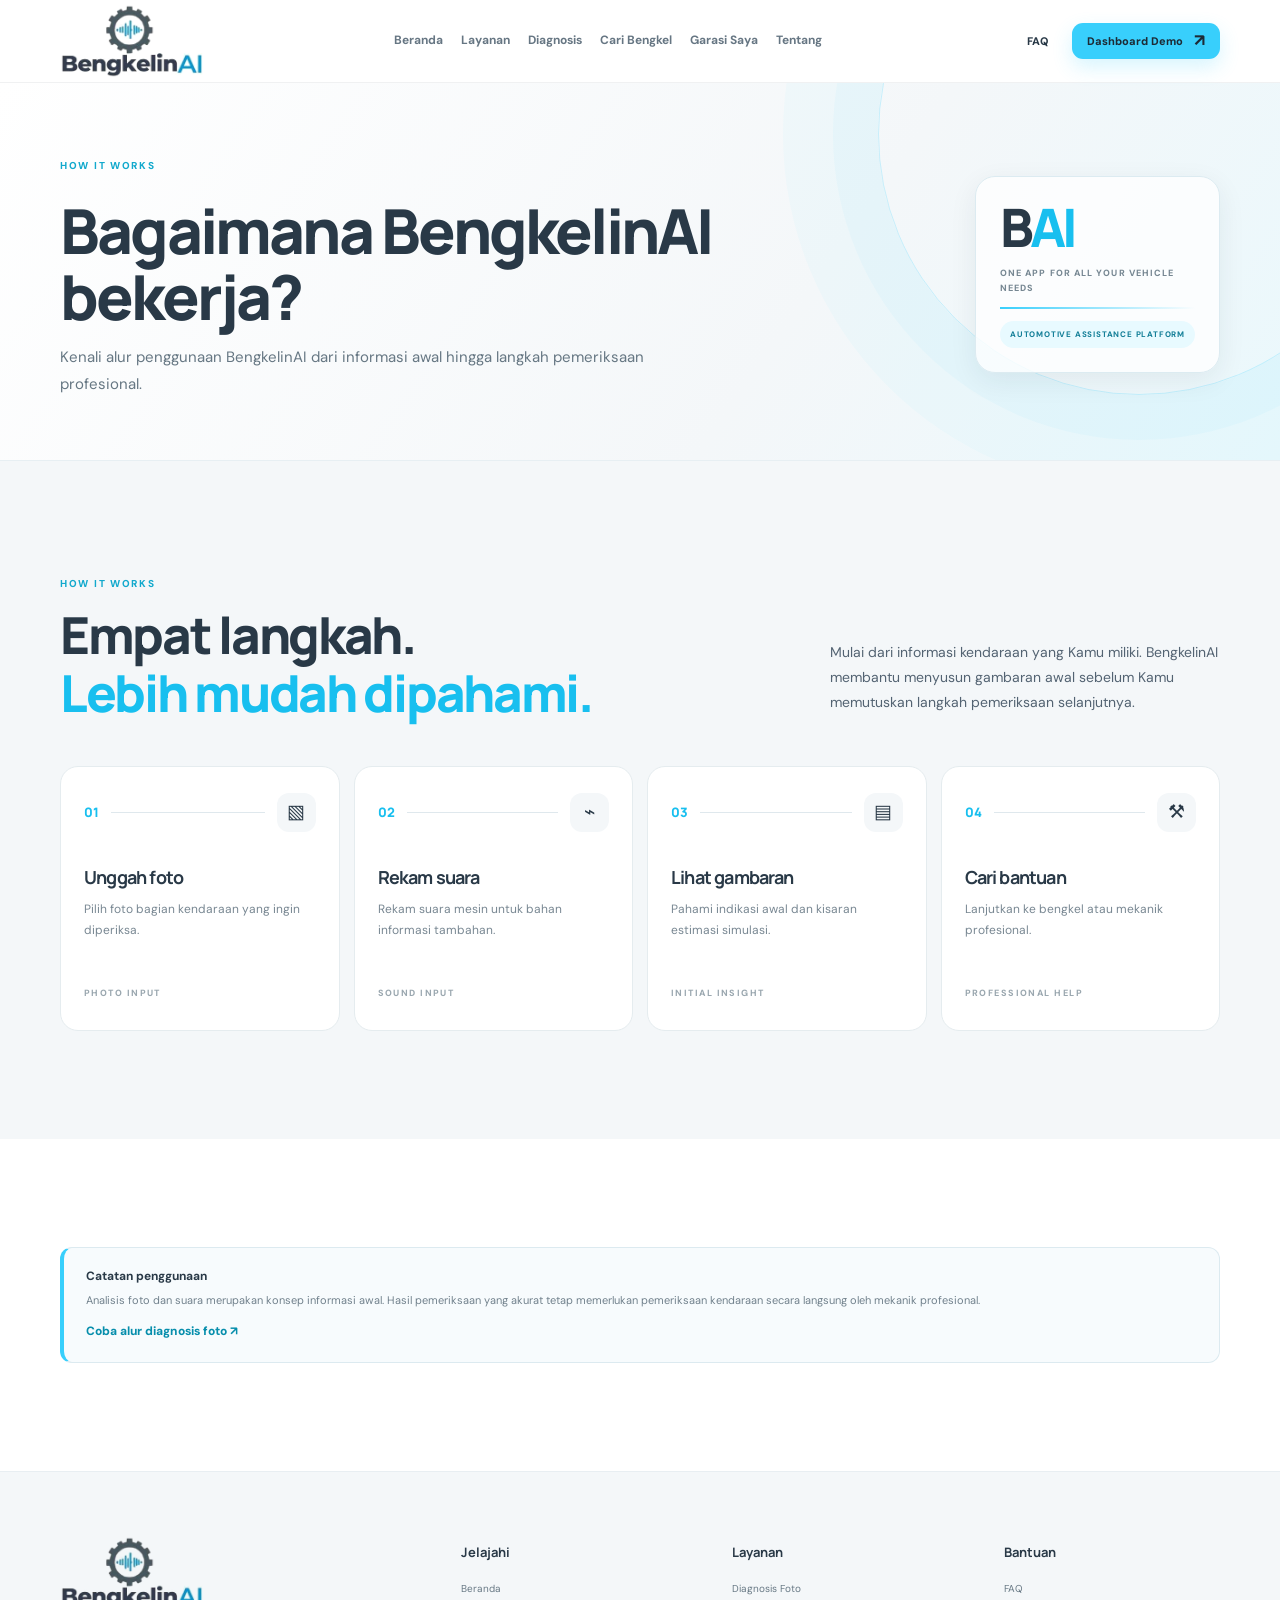
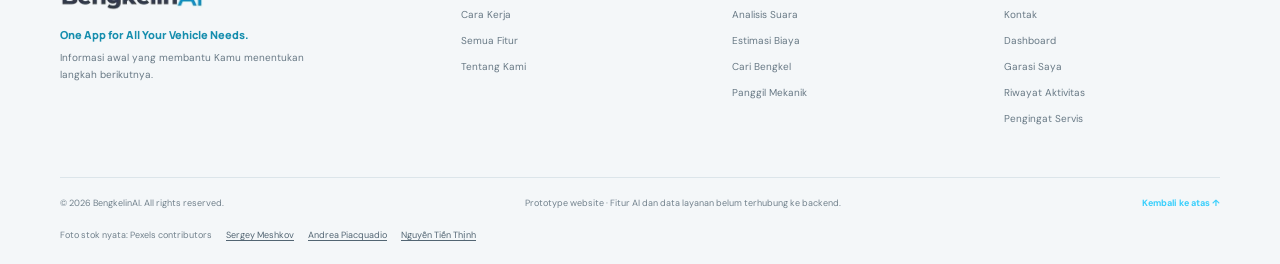
<file: static/cara-kerja.html>
<!DOCTYPE html>
<html lang="id">
<head>
  <meta charset="UTF-8" />
  <meta name="viewport" content="width=device-width, initial-scale=1.0" />
  <meta name="theme-color" content="#293947" />
  <meta name="description" content="Pelajari empat tahapan penggunaan BengkelinAI dari input kendaraan hingga bantuan profesional." />
  <meta property="og:title" content="Cara Kerja | BengkelinAI" />
  <meta property="og:description" content="Pelajari empat tahapan penggunaan BengkelinAI dari input kendaraan hingga bantuan profesional." />
  <meta property="og:type" content="website" />
  <title>Cara Kerja | BengkelinAI</title>
  <link rel="preconnect" href="https://fonts.googleapis.com" />
  <link rel="preconnect" href="https://fonts.gstatic.com" crossorigin />
  <link href="https://fonts.googleapis.com/css2?family=DM+Sans:wght@400;500;600;700&family=Manrope:wght@400;500;600;700;800&display=swap" rel="stylesheet" />
  <link rel="stylesheet" href="style.css" />
  <script src="script.js" defer></script>
</head>
<body data-page="cara-kerja" data-nav-group="cara-kerja">
  <a class="skip-link" href="#main-content">Lewati ke konten utama</a>
  <div class="site-shell">
    
<header class="site-header" id="top">
  <div class="container nav-container">
    <a class="brand" href="index.html" aria-label="BengkelinAI, beranda"><img src="assets/logo-bengkelinai.png" alt="Logo BengkelinAI" class="brand-logo" /></a>
    <button class="mobile-menu-toggle" id="mobileMenuToggle" type="button" aria-label="Buka navigasi" aria-expanded="false" aria-controls="primaryNav"><span></span><span></span><span></span></button>
    <nav class="primary-nav" id="primaryNav" aria-label="Navigasi utama">
      <a class="nav-link" data-page-key="home" href="index.html">Beranda</a>
      <a class="nav-link" data-page-key="fitur" href="fitur.html">Layanan</a>
      <a class="nav-link" data-page-key="diagnosis" href="diagnosis-foto.html">Diagnosis</a>
      <a class="nav-link" data-page-key="bengkel" href="bengkel.html">Cari Bengkel</a>
      <a class="nav-link" data-page-key="garasi" href="garasi.html">Garasi Saya</a>
      <a class="nav-link" data-page-key="tentang" href="tentang.html">Tentang</a>
    </nav>
    <div class="nav-actions"><a class="btn btn-ghost btn-small" href="faq.html">FAQ</a><a class="btn btn-primary btn-small" href="dashboard.html">Dashboard Demo <span class="btn-arrow">↗</span></a></div>
  </div>
</header>
    <main id="main-content"><section class="page-hero"><div class="container page-hero-inner"><div><span class="section-kicker">HOW IT WORKS</span><h1>Bagaimana BengkelinAI bekerja?</h1><p>Kenali alur penggunaan BengkelinAI dari informasi awal hingga langkah pemeriksaan profesional.</p></div><div class="page-hero-side"><span class="page-hero-mark">B<span>AI</span></span><small>ONE APP FOR ALL YOUR VEHICLE NEEDS</small><div class="page-hero-rule"></div><span class="page-hero-chip">AUTOMOTIVE ASSISTANCE PLATFORM</span></div></div></section><section class="section section-muted section-pad" id="cara-kerja">
<div class="container">
<div class="section-heading split-heading">
<div><span class="section-kicker">HOW IT WORKS</span><h2>Empat langkah.<br/><span class="text-cyan">Lebih mudah dipahami.</span></h2></div>
<p>Mulai dari informasi kendaraan yang Kamu miliki. BengkelinAI membantu menyusun gambaran awal sebelum Kamu memutuskan langkah pemeriksaan selanjutnya.</p>
</div>
<div class="steps-grid">
<article class="step-card"><div class="step-top"><span class="step-index">01</span><span class="step-line"></span><span class="step-icon">▧</span></div><h3>Unggah foto</h3><p>Pilih foto bagian kendaraan yang ingin diperiksa.</p><span class="step-meta">PHOTO INPUT</span></article>
<article class="step-card"><div class="step-top"><span class="step-index">02</span><span class="step-line"></span><span class="step-icon">⌁</span></div><h3>Rekam suara</h3><p>Rekam suara mesin untuk bahan informasi tambahan.</p><span class="step-meta">SOUND INPUT</span></article>
<article class="step-card"><div class="step-top"><span class="step-index">03</span><span class="step-line"></span><span class="step-icon">▤</span></div><h3>Lihat gambaran</h3><p>Pahami indikasi awal dan kisaran estimasi simulasi.</p><span class="step-meta">INITIAL INSIGHT</span></article>
<article class="step-card"><div class="step-top"><span class="step-index">04</span><span class="step-line"></span><span class="step-icon">⚒</span></div><h3>Cari bantuan</h3><p>Lanjutkan ke bengkel atau mekanik profesional.</p><span class="step-meta">PROFESSIONAL HELP</span></article>
</div>
</div>
</section><section class="section section-pad"><div class="container info-callout"><strong>Catatan penggunaan</strong><p>Analisis foto dan suara merupakan konsep informasi awal. Hasil pemeriksaan yang akurat tetap memerlukan pemeriksaan kendaraan secara langsung oleh mekanik profesional.</p><a class="text-link" href="diagnosis-foto.html">Coba alur diagnosis foto ↗</a></div></section></main>
    
<footer class="site-footer">
  <div class="container footer-main">
    <div class="footer-brand"><img src="assets/logo-bengkelinai.png" alt="Logo BengkelinAI" /><p>One App for All Your Vehicle Needs.</p><span>Informasi awal yang membantu Kamu menentukan langkah berikutnya.</span></div>
    <div class="footer-column"><h3>Jelajahi</h3><a href="index.html">Beranda</a><a href="cara-kerja.html">Cara Kerja</a><a href="fitur.html">Semua Fitur</a><a href="tentang.html">Tentang Kami</a></div>
    <div class="footer-column"><h3>Layanan</h3><a href="diagnosis-foto.html">Diagnosis Foto</a><a href="analisis-suara.html">Analisis Suara</a><a href="estimasi.html">Estimasi Biaya</a><a href="bengkel.html">Cari Bengkel</a><a href="mekanik.html">Panggil Mekanik</a></div>
    <div class="footer-column"><h3>Bantuan</h3><a href="faq.html">FAQ</a><a href="kontak.html">Kontak</a><a href="dashboard.html">Dashboard</a><a href="garasi.html">Garasi Saya</a><a href="riwayat.html">Riwayat Aktivitas</a><a href="pengingat.html">Pengingat Servis</a></div>
  </div>
  <div class="container footer-bottom"><span>© <span id="currentYear">2026</span> BengkelinAI. All rights reserved.</span><span class="footer-disclaimer">Prototype website · Fitur AI dan data layanan belum terhubung ke backend.</span><a href="#top">Kembali ke atas ↑</a></div>
  <div class="container photo-credits"><span>Foto stok nyata: Pexels contributors</span><a href="https://www.pexels.com/photo/a-mechanic-repairing-a-car-8478265/" target="_blank" rel="noopener">Sergey Meshkov</a><a href="https://www.pexels.com/photo/photo-of-man-fixing-a-motorcycle-3806255/" target="_blank" rel="noopener">Andrea Piacquadio</a><a href="https://www.pexels.com/photo/man-with-helmet-using-smartphone-by-motorcycle-34710439/" target="_blank" rel="noopener">Nguyễn Tiến Thịnh</a></div>
</footer>
<div class="toast-region" id="toastRegion" aria-live="polite" aria-atomic="true"></div>
  </div>
  
</body>
</html>
</file>
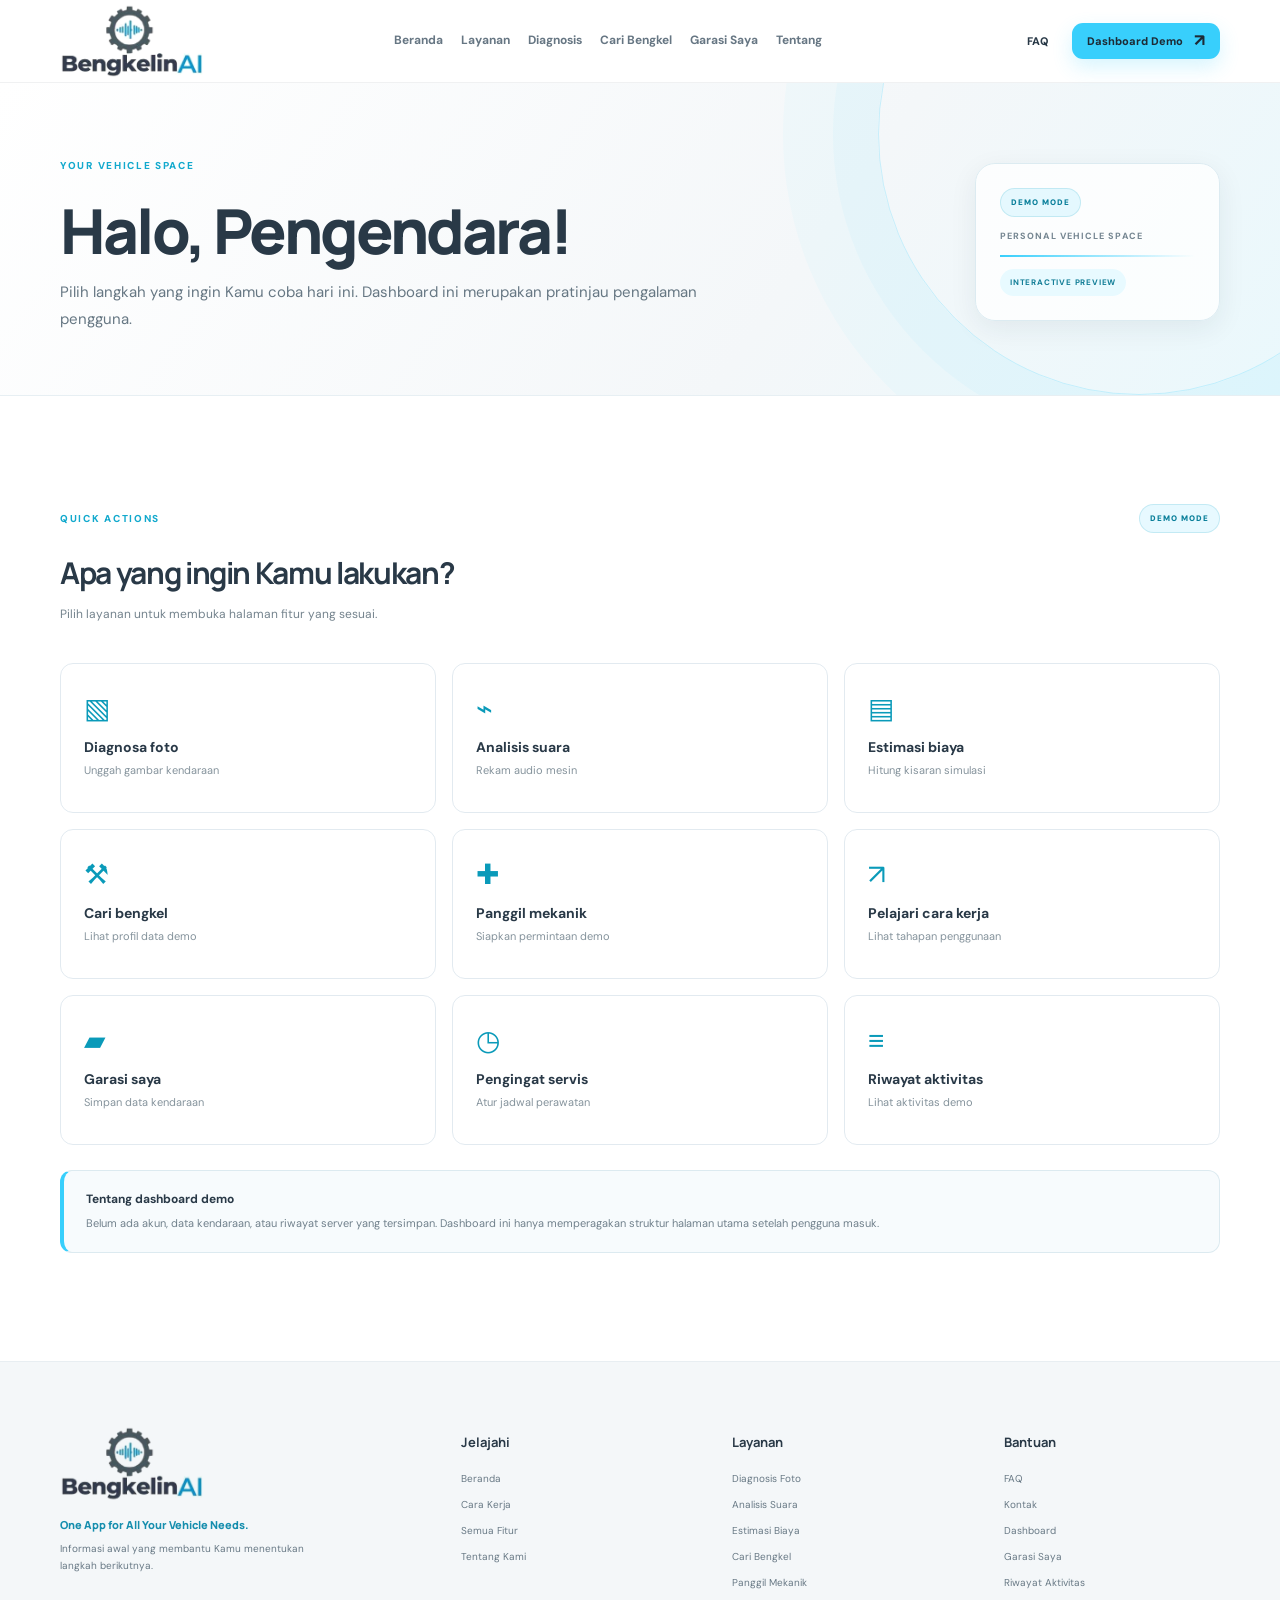
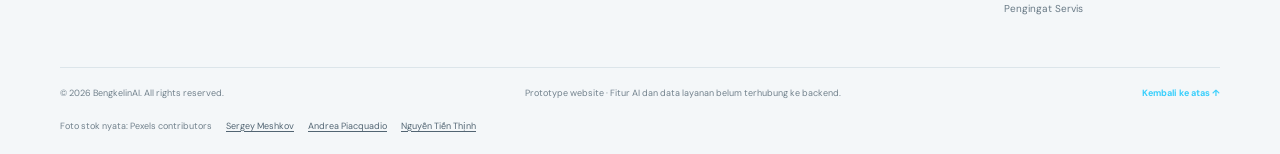
<file: static/dashboard.html>
<!DOCTYPE html>
<html lang="id">
<head>
  <meta charset="UTF-8" />
  <meta name="viewport" content="width=device-width, initial-scale=1.0" />
  <meta name="theme-color" content="#293947" />
  <meta name="description" content="Dashboard demo BengkelinAI dengan tautan cepat ke seluruh layanan." />
  <meta property="og:title" content="Dashboard Demo | BengkelinAI" />
  <meta property="og:description" content="Dashboard demo BengkelinAI dengan tautan cepat ke seluruh layanan." />
  <meta property="og:type" content="website" />
  <title>Dashboard Demo | BengkelinAI</title>
  <link rel="preconnect" href="https://fonts.googleapis.com" />
  <link rel="preconnect" href="https://fonts.gstatic.com" crossorigin />
  <link href="https://fonts.googleapis.com/css2?family=DM+Sans:wght@400;500;600;700&family=Manrope:wght@400;500;600;700;800&display=swap" rel="stylesheet" />
  <link rel="stylesheet" href="style.css" />
  <script src="script.js" defer></script>
</head>
<body data-page="dashboard" data-nav-group="dashboard">
  <a class="skip-link" href="#main-content">Lewati ke konten utama</a>
  <div class="site-shell">
    
<header class="site-header" id="top">
  <div class="container nav-container">
    <a class="brand" href="index.html" aria-label="BengkelinAI, beranda"><img src="assets/logo-bengkelinai.png" alt="Logo BengkelinAI" class="brand-logo" /></a>
    <button class="mobile-menu-toggle" id="mobileMenuToggle" type="button" aria-label="Buka navigasi" aria-expanded="false" aria-controls="primaryNav"><span></span><span></span><span></span></button>
    <nav class="primary-nav" id="primaryNav" aria-label="Navigasi utama">
      <a class="nav-link" data-page-key="home" href="index.html">Beranda</a>
      <a class="nav-link" data-page-key="fitur" href="fitur.html">Layanan</a>
      <a class="nav-link" data-page-key="diagnosis" href="diagnosis-foto.html">Diagnosis</a>
      <a class="nav-link" data-page-key="bengkel" href="bengkel.html">Cari Bengkel</a>
      <a class="nav-link" data-page-key="garasi" href="garasi.html">Garasi Saya</a>
      <a class="nav-link" data-page-key="tentang" href="tentang.html">Tentang</a>
    </nav>
    <div class="nav-actions"><a class="btn btn-ghost btn-small" href="faq.html">FAQ</a><a class="btn btn-primary btn-small" href="dashboard.html">Dashboard Demo <span class="btn-arrow">↗</span></a></div>
  </div>
</header>
    <main id="main-content"><section class="page-hero"><div class="container page-hero-inner"><div><span class="section-kicker">YOUR VEHICLE SPACE</span><h1>Halo, Pengendara!</h1><p>Pilih langkah yang ingin Kamu coba hari ini. Dashboard ini merupakan pratinjau pengalaman pengguna.</p></div><div class="page-hero-side"><span class="demo-badge">DEMO MODE</span><small>PERSONAL VEHICLE SPACE</small><div class="page-hero-rule"></div><span class="page-hero-chip">INTERACTIVE PREVIEW</span></div></div></section>
<section class="section section-pad"><div class="container"><div class="dashboard-page-head"><div><span class="section-kicker">QUICK ACTIONS</span><h2>Apa yang ingin Kamu lakukan?</h2><p>Pilih layanan untuk membuka halaman fitur yang sesuai.</p></div><span class="demo-badge">DEMO MODE</span></div><div class="dashboard-quick-actions dashboard-page-actions"><a href="diagnosis-foto.html"><span>▧</span><strong>Diagnosa foto</strong><small>Unggah gambar kendaraan</small></a><a href="analisis-suara.html"><span>⌁</span><strong>Analisis suara</strong><small>Rekam audio mesin</small></a><a href="estimasi.html"><span>▤</span><strong>Estimasi biaya</strong><small>Hitung kisaran simulasi</small></a><a href="bengkel.html"><span>⚒</span><strong>Cari bengkel</strong><small>Lihat profil data demo</small></a><a href="mekanik.html"><span>✚</span><strong>Panggil mekanik</strong><small>Siapkan permintaan demo</small></a><a href="cara-kerja.html"><span>↗</span><strong>Pelajari cara kerja</strong><small>Lihat tahapan penggunaan</small></a><a href="garasi.html"><span>▰</span><strong>Garasi saya</strong><small>Simpan data kendaraan</small></a><a href="pengingat.html"><span>◷</span><strong>Pengingat servis</strong><small>Atur jadwal perawatan</small></a><a href="riwayat.html"><span>≡</span><strong>Riwayat aktivitas</strong><small>Lihat aktivitas demo</small></a></div><div class="info-callout"><strong>Tentang dashboard demo</strong><p>Belum ada akun, data kendaraan, atau riwayat server yang tersimpan. Dashboard ini hanya memperagakan struktur halaman utama setelah pengguna masuk.</p></div></div></section></main>
    
<footer class="site-footer">
  <div class="container footer-main">
    <div class="footer-brand"><img src="assets/logo-bengkelinai.png" alt="Logo BengkelinAI" /><p>One App for All Your Vehicle Needs.</p><span>Informasi awal yang membantu Kamu menentukan langkah berikutnya.</span></div>
    <div class="footer-column"><h3>Jelajahi</h3><a href="index.html">Beranda</a><a href="cara-kerja.html">Cara Kerja</a><a href="fitur.html">Semua Fitur</a><a href="tentang.html">Tentang Kami</a></div>
    <div class="footer-column"><h3>Layanan</h3><a href="diagnosis-foto.html">Diagnosis Foto</a><a href="analisis-suara.html">Analisis Suara</a><a href="estimasi.html">Estimasi Biaya</a><a href="bengkel.html">Cari Bengkel</a><a href="mekanik.html">Panggil Mekanik</a></div>
    <div class="footer-column"><h3>Bantuan</h3><a href="faq.html">FAQ</a><a href="kontak.html">Kontak</a><a href="dashboard.html">Dashboard</a><a href="garasi.html">Garasi Saya</a><a href="riwayat.html">Riwayat Aktivitas</a><a href="pengingat.html">Pengingat Servis</a></div>
  </div>
  <div class="container footer-bottom"><span>© <span id="currentYear">2026</span> BengkelinAI. All rights reserved.</span><span class="footer-disclaimer">Prototype website · Fitur AI dan data layanan belum terhubung ke backend.</span><a href="#top">Kembali ke atas ↑</a></div>
  <div class="container photo-credits"><span>Foto stok nyata: Pexels contributors</span><a href="https://www.pexels.com/photo/a-mechanic-repairing-a-car-8478265/" target="_blank" rel="noopener">Sergey Meshkov</a><a href="https://www.pexels.com/photo/photo-of-man-fixing-a-motorcycle-3806255/" target="_blank" rel="noopener">Andrea Piacquadio</a><a href="https://www.pexels.com/photo/man-with-helmet-using-smartphone-by-motorcycle-34710439/" target="_blank" rel="noopener">Nguyễn Tiến Thịnh</a></div>
</footer>
<div class="toast-region" id="toastRegion" aria-live="polite" aria-atomic="true"></div>
  </div>
  
</body>
</html>
</file>
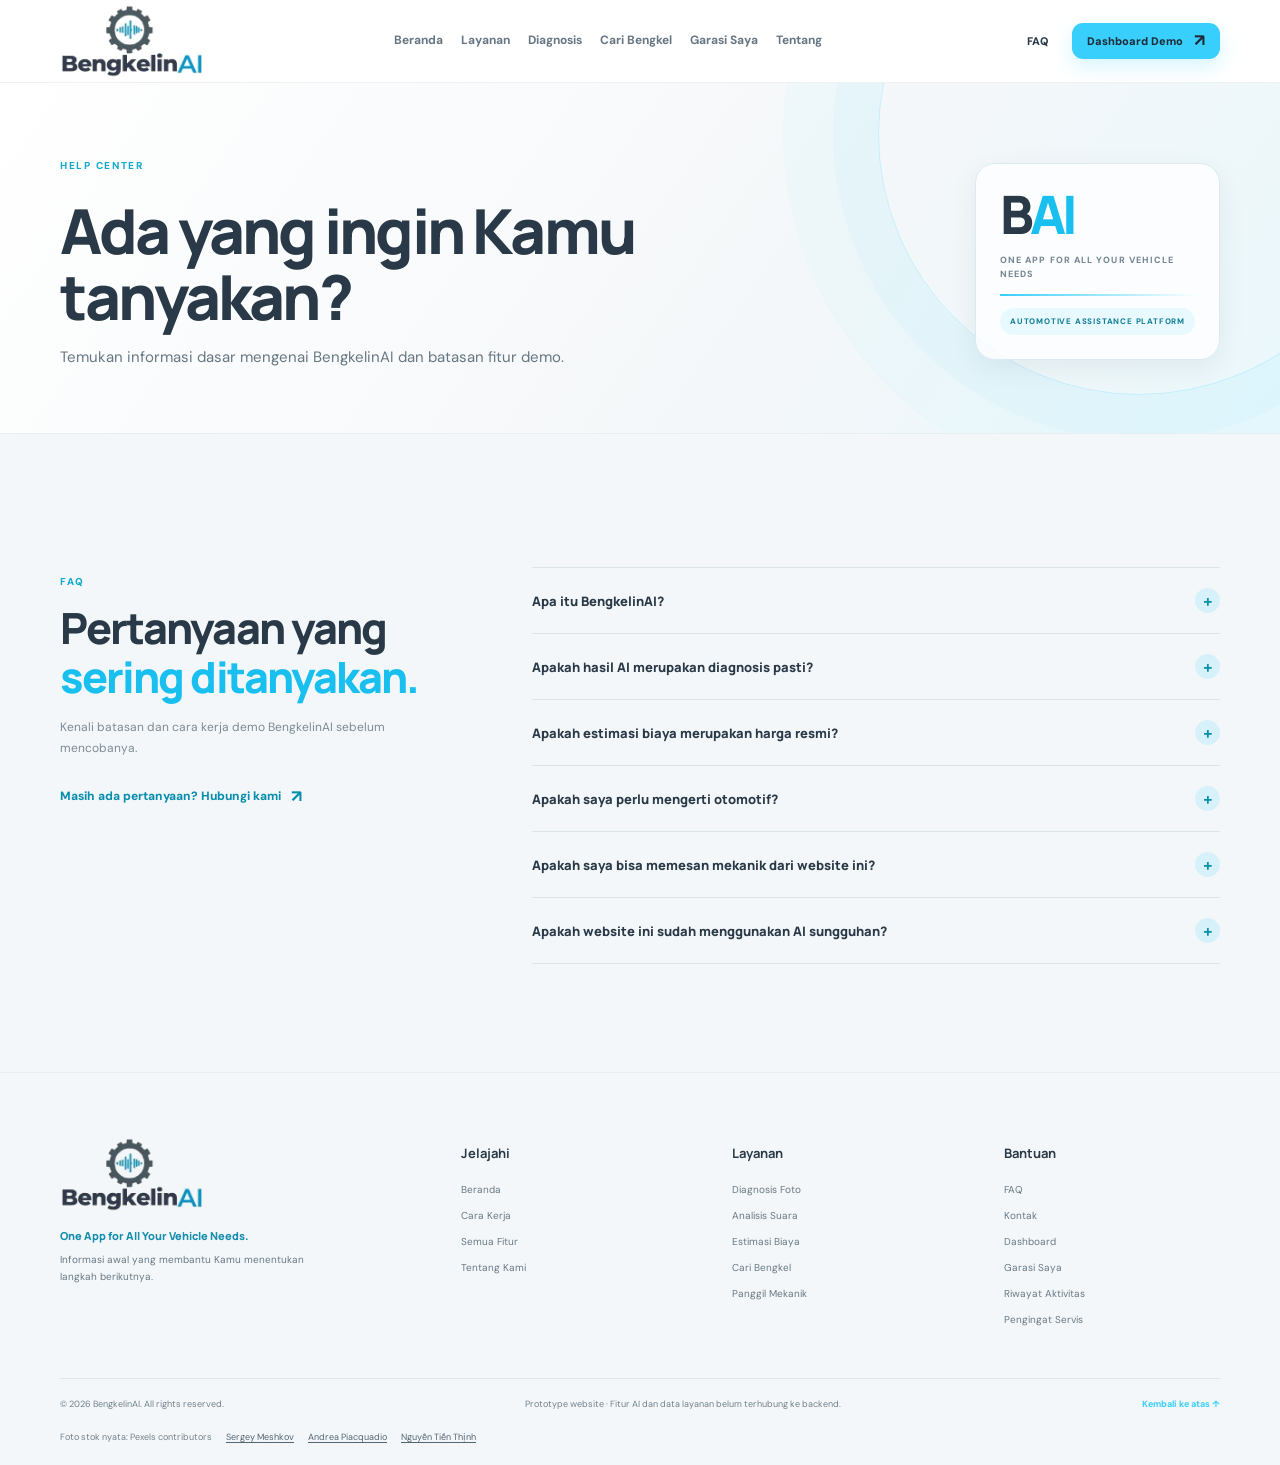
<file: static/faq.html>
<!DOCTYPE html>
<html lang="id">
<head>
  <meta charset="UTF-8" />
  <meta name="viewport" content="width=device-width, initial-scale=1.0" />
  <meta name="theme-color" content="#293947" />
  <meta name="description" content="Temukan jawaban mengenai fitur, batasan AI, estimasi simulasi, dan penggunaan BengkelinAI." />
  <meta property="og:title" content="Pertanyaan Umum | BengkelinAI" />
  <meta property="og:description" content="Temukan jawaban mengenai fitur, batasan AI, estimasi simulasi, dan penggunaan BengkelinAI." />
  <meta property="og:type" content="website" />
  <title>Pertanyaan Umum | BengkelinAI</title>
  <link rel="preconnect" href="https://fonts.googleapis.com" />
  <link rel="preconnect" href="https://fonts.gstatic.com" crossorigin />
  <link href="https://fonts.googleapis.com/css2?family=DM+Sans:wght@400;500;600;700&family=Manrope:wght@400;500;600;700;800&display=swap" rel="stylesheet" />
  <link rel="stylesheet" href="style.css" />
  <script src="script.js" defer></script>
</head>
<body data-page="faq" data-nav-group="faq">
  <a class="skip-link" href="#main-content">Lewati ke konten utama</a>
  <div class="site-shell">
    
<header class="site-header" id="top">
  <div class="container nav-container">
    <a class="brand" href="index.html" aria-label="BengkelinAI, beranda"><img src="assets/logo-bengkelinai.png" alt="Logo BengkelinAI" class="brand-logo" /></a>
    <button class="mobile-menu-toggle" id="mobileMenuToggle" type="button" aria-label="Buka navigasi" aria-expanded="false" aria-controls="primaryNav"><span></span><span></span><span></span></button>
    <nav class="primary-nav" id="primaryNav" aria-label="Navigasi utama">
      <a class="nav-link" data-page-key="home" href="index.html">Beranda</a>
      <a class="nav-link" data-page-key="fitur" href="fitur.html">Layanan</a>
      <a class="nav-link" data-page-key="diagnosis" href="diagnosis-foto.html">Diagnosis</a>
      <a class="nav-link" data-page-key="bengkel" href="bengkel.html">Cari Bengkel</a>
      <a class="nav-link" data-page-key="garasi" href="garasi.html">Garasi Saya</a>
      <a class="nav-link" data-page-key="tentang" href="tentang.html">Tentang</a>
    </nav>
    <div class="nav-actions"><a class="btn btn-ghost btn-small" href="faq.html">FAQ</a><a class="btn btn-primary btn-small" href="dashboard.html">Dashboard Demo <span class="btn-arrow">↗</span></a></div>
  </div>
</header>
    <main id="main-content"><section class="page-hero"><div class="container page-hero-inner"><div><span class="section-kicker">HELP CENTER</span><h1>Ada yang ingin Kamu tanyakan?</h1><p>Temukan informasi dasar mengenai BengkelinAI dan batasan fitur demo.</p></div><div class="page-hero-side"><span class="page-hero-mark">B<span>AI</span></span><small>ONE APP FOR ALL YOUR VEHICLE NEEDS</small><div class="page-hero-rule"></div><span class="page-hero-chip">AUTOMOTIVE ASSISTANCE PLATFORM</span></div></div></section><section class="section section-muted section-pad" id="faq">
<div class="container faq-grid"><div class="faq-intro"><span class="section-kicker">FAQ</span><h2>Pertanyaan yang<br/><span class="text-cyan">sering ditanyakan.</span></h2><p>Kenali batasan dan cara kerja demo BengkelinAI sebelum mencobanya.</p><a class="text-link" href="kontak.html">Masih ada pertanyaan? Hubungi kami <span>↗</span></a></div>
<div class="faq-list">
<details class="faq-item"><summary>Apa itu BengkelinAI?<span class="faq-plus">+</span></summary><p>BengkelinAI adalah konsep platform bantuan otomotif yang membantu pengguna memahami kemungkinan masalah kendaraan, melihat gambaran estimasi awal, dan menemukan layanan bengkel atau mekanik.</p></details>
<details class="faq-item"><summary>Apakah hasil AI merupakan diagnosis pasti?<span class="faq-plus">+</span></summary><p>Tidak. Analisis foto atau suara hanya dapat menjadi informasi awal. Kondisi kendaraan perlu diperiksa langsung oleh mekanik profesional untuk memastikan penyebab masalah.</p></details>
<details class="faq-item"><summary>Apakah estimasi biaya merupakan harga resmi?<span class="faq-plus">+</span></summary><p>Tidak. Angka pada website ini merupakan simulasi untuk memperagakan kalkulator. Harga aktual bergantung pada kondisi, model kendaraan, lokasi, suku cadang, dan kebijakan bengkel.</p></details>
<details class="faq-item"><summary>Apakah saya perlu mengerti otomotif?<span class="faq-plus">+</span></summary><p>Tidak. Konsep BengkelinAI menggunakan bahasa yang sederhana agar pengguna awam dapat memahami informasi awal dan menyiapkan pertanyaan untuk mekanik.</p></details>
<details class="faq-item"><summary>Apakah saya bisa memesan mekanik dari website ini?<span class="faq-plus">+</span></summary><p>Bagian permintaan mekanik pada website ini masih berupa simulasi. Pengiriman permintaan nyata memerlukan backend dan jaringan mitra mekanik yang sudah terintegrasi.</p></details>
<details class="faq-item"><summary>Apakah website ini sudah menggunakan AI sungguhan?<span class="faq-plus">+</span></summary><p>Belum. Fitur diagnosis dan analisis pada versi demo ini belum terhubung ke model AI. Website memperagakan pengalaman dan alur antarmuka yang dapat dikembangkan lebih lanjut.</p></details>
</div>
</div>
</section></main>
    
<footer class="site-footer">
  <div class="container footer-main">
    <div class="footer-brand"><img src="assets/logo-bengkelinai.png" alt="Logo BengkelinAI" /><p>One App for All Your Vehicle Needs.</p><span>Informasi awal yang membantu Kamu menentukan langkah berikutnya.</span></div>
    <div class="footer-column"><h3>Jelajahi</h3><a href="index.html">Beranda</a><a href="cara-kerja.html">Cara Kerja</a><a href="fitur.html">Semua Fitur</a><a href="tentang.html">Tentang Kami</a></div>
    <div class="footer-column"><h3>Layanan</h3><a href="diagnosis-foto.html">Diagnosis Foto</a><a href="analisis-suara.html">Analisis Suara</a><a href="estimasi.html">Estimasi Biaya</a><a href="bengkel.html">Cari Bengkel</a><a href="mekanik.html">Panggil Mekanik</a></div>
    <div class="footer-column"><h3>Bantuan</h3><a href="faq.html">FAQ</a><a href="kontak.html">Kontak</a><a href="dashboard.html">Dashboard</a><a href="garasi.html">Garasi Saya</a><a href="riwayat.html">Riwayat Aktivitas</a><a href="pengingat.html">Pengingat Servis</a></div>
  </div>
  <div class="container footer-bottom"><span>© <span id="currentYear">2026</span> BengkelinAI. All rights reserved.</span><span class="footer-disclaimer">Prototype website · Fitur AI dan data layanan belum terhubung ke backend.</span><a href="#top">Kembali ke atas ↑</a></div>
  <div class="container photo-credits"><span>Foto stok nyata: Pexels contributors</span><a href="https://www.pexels.com/photo/a-mechanic-repairing-a-car-8478265/" target="_blank" rel="noopener">Sergey Meshkov</a><a href="https://www.pexels.com/photo/photo-of-man-fixing-a-motorcycle-3806255/" target="_blank" rel="noopener">Andrea Piacquadio</a><a href="https://www.pexels.com/photo/man-with-helmet-using-smartphone-by-motorcycle-34710439/" target="_blank" rel="noopener">Nguyễn Tiến Thịnh</a></div>
</footer>
<div class="toast-region" id="toastRegion" aria-live="polite" aria-atomic="true"></div>
  </div>
  
</body>
</html>
</file>
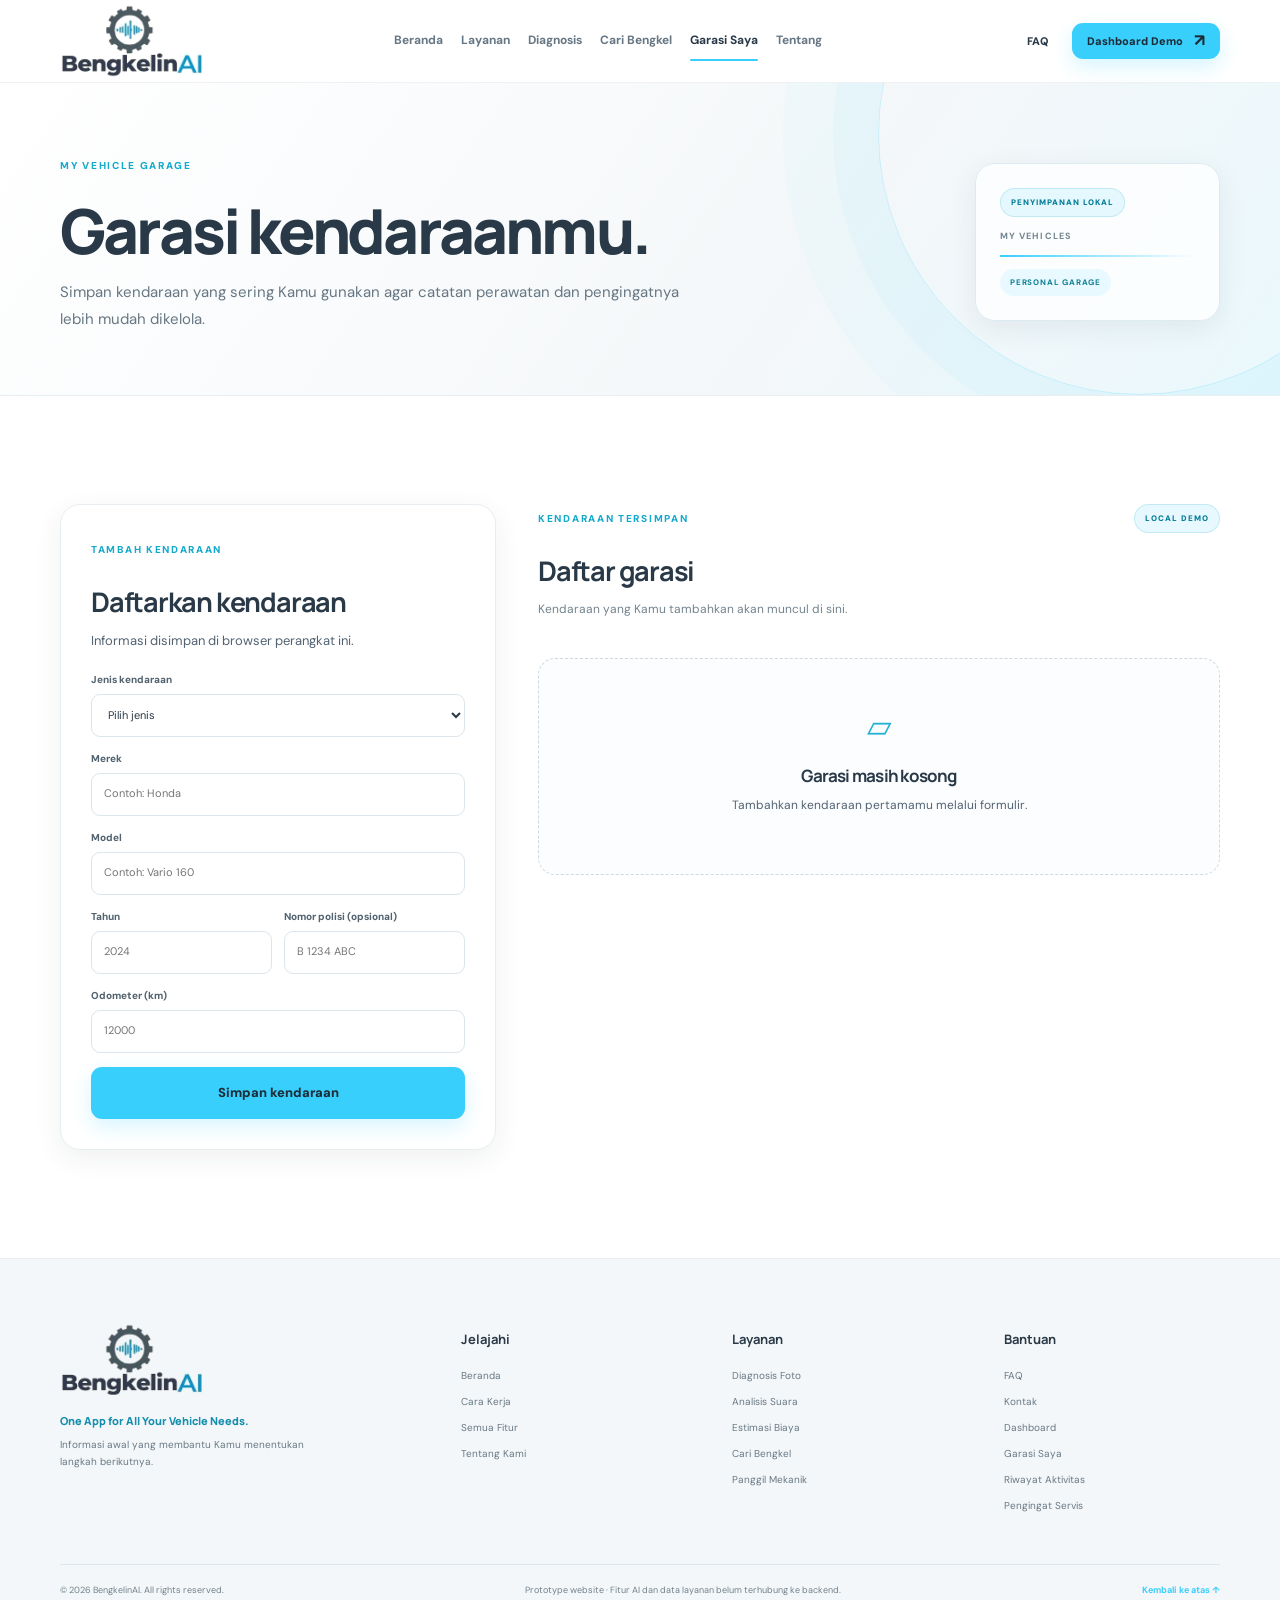
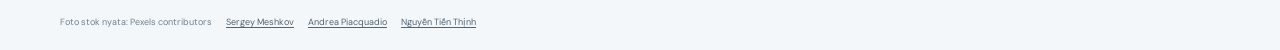
<file: static/garasi.html>
<!DOCTYPE html>
<html lang="id">
<head>
  <meta charset="UTF-8" />
  <meta name="viewport" content="width=device-width, initial-scale=1.0" />
  <meta name="theme-color" content="#293947" />
  <meta name="description" content="Dashboard demo BengkelinAI dengan tautan cepat ke seluruh layanan." />
  <meta property="og:title" content="Dashboard Demo | BengkelinAI" />
  <meta property="og:description" content="Dashboard demo BengkelinAI dengan tautan cepat ke seluruh layanan." />
  <meta property="og:type" content="website" />
  <title>Garasi Saya | BengkelinAI</title>
  <link rel="preconnect" href="https://fonts.googleapis.com" />
  <link rel="preconnect" href="https://fonts.gstatic.com" crossorigin />
  <link href="https://fonts.googleapis.com/css2?family=DM+Sans:wght@400;500;600;700&family=Manrope:wght@400;500;600;700;800&display=swap" rel="stylesheet" />
  <link rel="stylesheet" href="style.css" />
  <script src="script.js" defer></script>
</head>
<body data-page="garasi" data-nav-group="garasi">
  <a class="skip-link" href="#main-content">Lewati ke konten utama</a>
  <div class="site-shell">
    
<header class="site-header" id="top">
  <div class="container nav-container">
    <a class="brand" href="index.html" aria-label="BengkelinAI, beranda"><img src="assets/logo-bengkelinai.png" alt="Logo BengkelinAI" class="brand-logo" /></a>
    <button class="mobile-menu-toggle" id="mobileMenuToggle" type="button" aria-label="Buka navigasi" aria-expanded="false" aria-controls="primaryNav"><span></span><span></span><span></span></button>
    <nav class="primary-nav" id="primaryNav" aria-label="Navigasi utama">
      <a class="nav-link" data-page-key="home" href="index.html">Beranda</a>
      <a class="nav-link" data-page-key="fitur" href="fitur.html">Layanan</a>
      <a class="nav-link" data-page-key="diagnosis" href="diagnosis-foto.html">Diagnosis</a>
      <a class="nav-link" data-page-key="bengkel" href="bengkel.html">Cari Bengkel</a>
      <a class="nav-link" data-page-key="garasi" href="garasi.html">Garasi Saya</a>
      <a class="nav-link" data-page-key="tentang" href="tentang.html">Tentang</a>
    </nav>
    <div class="nav-actions"><a class="btn btn-ghost btn-small" href="faq.html">FAQ</a><a class="btn btn-primary btn-small" href="dashboard.html">Dashboard Demo <span class="btn-arrow">↗</span></a></div>
  </div>
</header>
    <main id="main-content"><section class="page-hero"><div class="container page-hero-inner"><div><span class="section-kicker">MY VEHICLE GARAGE</span><h1>Garasi kendaraanmu.</h1><p>Simpan kendaraan yang sering Kamu gunakan agar catatan perawatan dan pengingatnya lebih mudah dikelola.</p></div><div class="page-hero-side"><span class="demo-badge">PENYIMPANAN LOKAL</span><small>MY VEHICLES</small><div class="page-hero-rule"></div><span class="page-hero-chip">PERSONAL GARAGE</span></div></div></section>
<section class="section section-pad"><div class="container"><div class="garage-layout"><div class="garage-form-card"><span class="section-kicker">TAMBAH KENDARAAN</span><h2>Daftarkan kendaraan</h2><p class="muted-copy">Informasi disimpan di browser perangkat ini.</p><form id="vehicleForm" class="stack-form"><label class="field"><span>Jenis kendaraan</span><select name="type" required><option value="">Pilih jenis</option><option>Motor</option><option>Mobil</option></select></label><label class="field"><span>Merek</span><input name="brand" required placeholder="Contoh: Honda" /></label><label class="field"><span>Model</span><input name="model" required placeholder="Contoh: Vario 160" /></label><div class="form-two-col"><label class="field"><span>Tahun</span><input name="year" type="number" min="1980" max="2026" placeholder="2024" required /></label><label class="field"><span>Nomor polisi (opsional)</span><input name="plate" placeholder="B 1234 ABC" /></label></div><label class="field"><span>Odometer (km)</span><input name="odometer" type="number" min="0" placeholder="12000" /></label><button class="btn btn-primary btn-large btn-full" type="submit">Simpan kendaraan</button><p id="vehicleFeedback" class="form-feedback" hidden></p></form></div><div class="garage-list-area"><div class="dashboard-page-head"><div><span class="section-kicker">KENDARAAN TERSIMPAN</span><h2>Daftar garasi</h2><p>Kendaraan yang Kamu tambahkan akan muncul di sini.</p></div><span class="demo-badge">LOCAL DEMO</span></div><div id="vehicleList" class="vehicle-list"><div class="empty-state"><span>▱</span><h3>Garasi masih kosong</h3><p>Tambahkan kendaraan pertamamu melalui formulir.</p></div></div></div></div></div></section></main>
    
<footer class="site-footer">
  <div class="container footer-main">
    <div class="footer-brand"><img src="assets/logo-bengkelinai.png" alt="Logo BengkelinAI" /><p>One App for All Your Vehicle Needs.</p><span>Informasi awal yang membantu Kamu menentukan langkah berikutnya.</span></div>
    <div class="footer-column"><h3>Jelajahi</h3><a href="index.html">Beranda</a><a href="cara-kerja.html">Cara Kerja</a><a href="fitur.html">Semua Fitur</a><a href="tentang.html">Tentang Kami</a></div>
    <div class="footer-column"><h3>Layanan</h3><a href="diagnosis-foto.html">Diagnosis Foto</a><a href="analisis-suara.html">Analisis Suara</a><a href="estimasi.html">Estimasi Biaya</a><a href="bengkel.html">Cari Bengkel</a><a href="mekanik.html">Panggil Mekanik</a></div>
    <div class="footer-column"><h3>Bantuan</h3><a href="faq.html">FAQ</a><a href="kontak.html">Kontak</a><a href="dashboard.html">Dashboard</a><a href="garasi.html">Garasi Saya</a><a href="riwayat.html">Riwayat Aktivitas</a><a href="pengingat.html">Pengingat Servis</a></div>
  </div>
  <div class="container footer-bottom"><span>© <span id="currentYear">2026</span> BengkelinAI. All rights reserved.</span><span class="footer-disclaimer">Prototype website · Fitur AI dan data layanan belum terhubung ke backend.</span><a href="#top">Kembali ke atas ↑</a></div>
  <div class="container photo-credits"><span>Foto stok nyata: Pexels contributors</span><a href="https://www.pexels.com/photo/a-mechanic-repairing-a-car-8478265/" target="_blank" rel="noopener">Sergey Meshkov</a><a href="https://www.pexels.com/photo/photo-of-man-fixing-a-motorcycle-3806255/" target="_blank" rel="noopener">Andrea Piacquadio</a><a href="https://www.pexels.com/photo/man-with-helmet-using-smartphone-by-motorcycle-34710439/" target="_blank" rel="noopener">Nguyễn Tiến Thịnh</a></div>
</footer>
<div class="toast-region" id="toastRegion" aria-live="polite" aria-atomic="true"></div>
  </div>
  
</body>
</html>
</file>
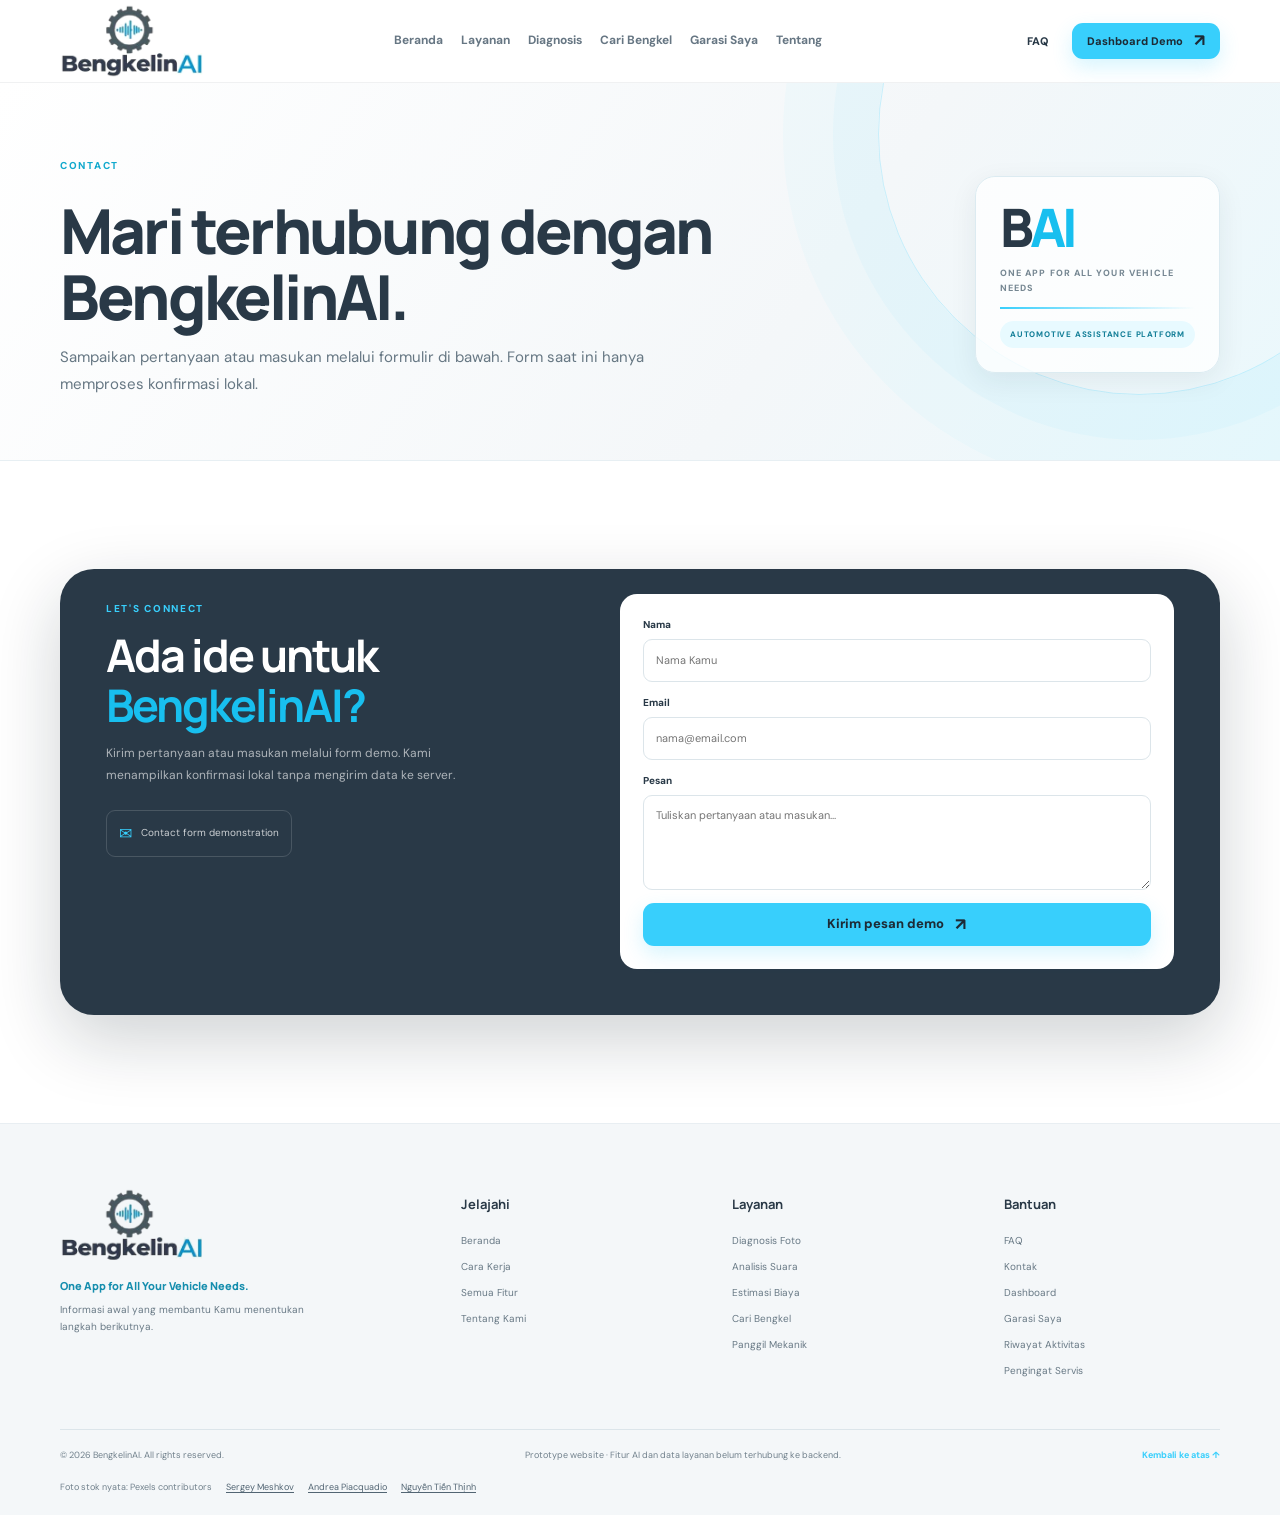
<file: static/kontak.html>
<!DOCTYPE html>
<html lang="id">
<head>
  <meta charset="UTF-8" />
  <meta name="viewport" content="width=device-width, initial-scale=1.0" />
  <meta name="theme-color" content="#293947" />
  <meta name="description" content="Kirim pertanyaan atau masukan melalui formulir kontak demo BengkelinAI." />
  <meta property="og:title" content="Kontak BengkelinAI | BengkelinAI" />
  <meta property="og:description" content="Kirim pertanyaan atau masukan melalui formulir kontak demo BengkelinAI." />
  <meta property="og:type" content="website" />
  <title>Kontak BengkelinAI | BengkelinAI</title>
  <link rel="preconnect" href="https://fonts.googleapis.com" />
  <link rel="preconnect" href="https://fonts.gstatic.com" crossorigin />
  <link href="https://fonts.googleapis.com/css2?family=DM+Sans:wght@400;500;600;700&family=Manrope:wght@400;500;600;700;800&display=swap" rel="stylesheet" />
  <link rel="stylesheet" href="style.css" />
  <script src="script.js" defer></script>
</head>
<body data-page="kontak" data-nav-group="kontak">
  <a class="skip-link" href="#main-content">Lewati ke konten utama</a>
  <div class="site-shell">
    
<header class="site-header" id="top">
  <div class="container nav-container">
    <a class="brand" href="index.html" aria-label="BengkelinAI, beranda"><img src="assets/logo-bengkelinai.png" alt="Logo BengkelinAI" class="brand-logo" /></a>
    <button class="mobile-menu-toggle" id="mobileMenuToggle" type="button" aria-label="Buka navigasi" aria-expanded="false" aria-controls="primaryNav"><span></span><span></span><span></span></button>
    <nav class="primary-nav" id="primaryNav" aria-label="Navigasi utama">
      <a class="nav-link" data-page-key="home" href="index.html">Beranda</a>
      <a class="nav-link" data-page-key="fitur" href="fitur.html">Layanan</a>
      <a class="nav-link" data-page-key="diagnosis" href="diagnosis-foto.html">Diagnosis</a>
      <a class="nav-link" data-page-key="bengkel" href="bengkel.html">Cari Bengkel</a>
      <a class="nav-link" data-page-key="garasi" href="garasi.html">Garasi Saya</a>
      <a class="nav-link" data-page-key="tentang" href="tentang.html">Tentang</a>
    </nav>
    <div class="nav-actions"><a class="btn btn-ghost btn-small" href="faq.html">FAQ</a><a class="btn btn-primary btn-small" href="dashboard.html">Dashboard Demo <span class="btn-arrow">↗</span></a></div>
  </div>
</header>
    <main id="main-content"><section class="page-hero"><div class="container page-hero-inner"><div><span class="section-kicker">CONTACT</span><h1>Mari terhubung dengan BengkelinAI.</h1><p>Sampaikan pertanyaan atau masukan melalui formulir di bawah. Form saat ini hanya memproses konfirmasi lokal.</p></div><div class="page-hero-side"><span class="page-hero-mark">B<span>AI</span></span><small>ONE APP FOR ALL YOUR VEHICLE NEEDS</small><div class="page-hero-rule"></div><span class="page-hero-chip">AUTOMOTIVE ASSISTANCE PLATFORM</span></div></div></section><section class="section section-pad" id="kontak">
<div class="container contact-card"><div class="contact-copy"><span class="section-kicker light-kicker">LET'S CONNECT</span><h2>Ada ide untuk<br/><span class="text-cyan">BengkelinAI?</span></h2><p>Kirim pertanyaan atau masukan melalui form demo. Kami menampilkan konfirmasi lokal tanpa mengirim data ke server.</p><div class="contact-mini"><span>✉</span><span>Contact form demonstration</span></div></div><form class="contact-form" id="contactForm"><label class="field"><span>Nama</span><input name="contactName" placeholder="Nama Kamu" required=""/></label><label class="field"><span>Email</span><input name="contactEmail" placeholder="nama@email.com" required="" type="email"/></label><label class="field"><span>Pesan</span><textarea name="contactMessage" placeholder="Tuliskan pertanyaan atau masukan... " required="" rows="4"></textarea></label><button class="btn btn-primary btn-full" type="submit">Kirim pesan demo <span class="btn-arrow">↗</span></button><div class="form-feedback" hidden="" id="contactFeedback" role="status"></div></form></div>
</section></main>
    
<footer class="site-footer">
  <div class="container footer-main">
    <div class="footer-brand"><img src="assets/logo-bengkelinai.png" alt="Logo BengkelinAI" /><p>One App for All Your Vehicle Needs.</p><span>Informasi awal yang membantu Kamu menentukan langkah berikutnya.</span></div>
    <div class="footer-column"><h3>Jelajahi</h3><a href="index.html">Beranda</a><a href="cara-kerja.html">Cara Kerja</a><a href="fitur.html">Semua Fitur</a><a href="tentang.html">Tentang Kami</a></div>
    <div class="footer-column"><h3>Layanan</h3><a href="diagnosis-foto.html">Diagnosis Foto</a><a href="analisis-suara.html">Analisis Suara</a><a href="estimasi.html">Estimasi Biaya</a><a href="bengkel.html">Cari Bengkel</a><a href="mekanik.html">Panggil Mekanik</a></div>
    <div class="footer-column"><h3>Bantuan</h3><a href="faq.html">FAQ</a><a href="kontak.html">Kontak</a><a href="dashboard.html">Dashboard</a><a href="garasi.html">Garasi Saya</a><a href="riwayat.html">Riwayat Aktivitas</a><a href="pengingat.html">Pengingat Servis</a></div>
  </div>
  <div class="container footer-bottom"><span>© <span id="currentYear">2026</span> BengkelinAI. All rights reserved.</span><span class="footer-disclaimer">Prototype website · Fitur AI dan data layanan belum terhubung ke backend.</span><a href="#top">Kembali ke atas ↑</a></div>
  <div class="container photo-credits"><span>Foto stok nyata: Pexels contributors</span><a href="https://www.pexels.com/photo/a-mechanic-repairing-a-car-8478265/" target="_blank" rel="noopener">Sergey Meshkov</a><a href="https://www.pexels.com/photo/photo-of-man-fixing-a-motorcycle-3806255/" target="_blank" rel="noopener">Andrea Piacquadio</a><a href="https://www.pexels.com/photo/man-with-helmet-using-smartphone-by-motorcycle-34710439/" target="_blank" rel="noopener">Nguyễn Tiến Thịnh</a></div>
</footer>
<div class="toast-region" id="toastRegion" aria-live="polite" aria-atomic="true"></div>
  </div>
  
</body>
</html>
</file>
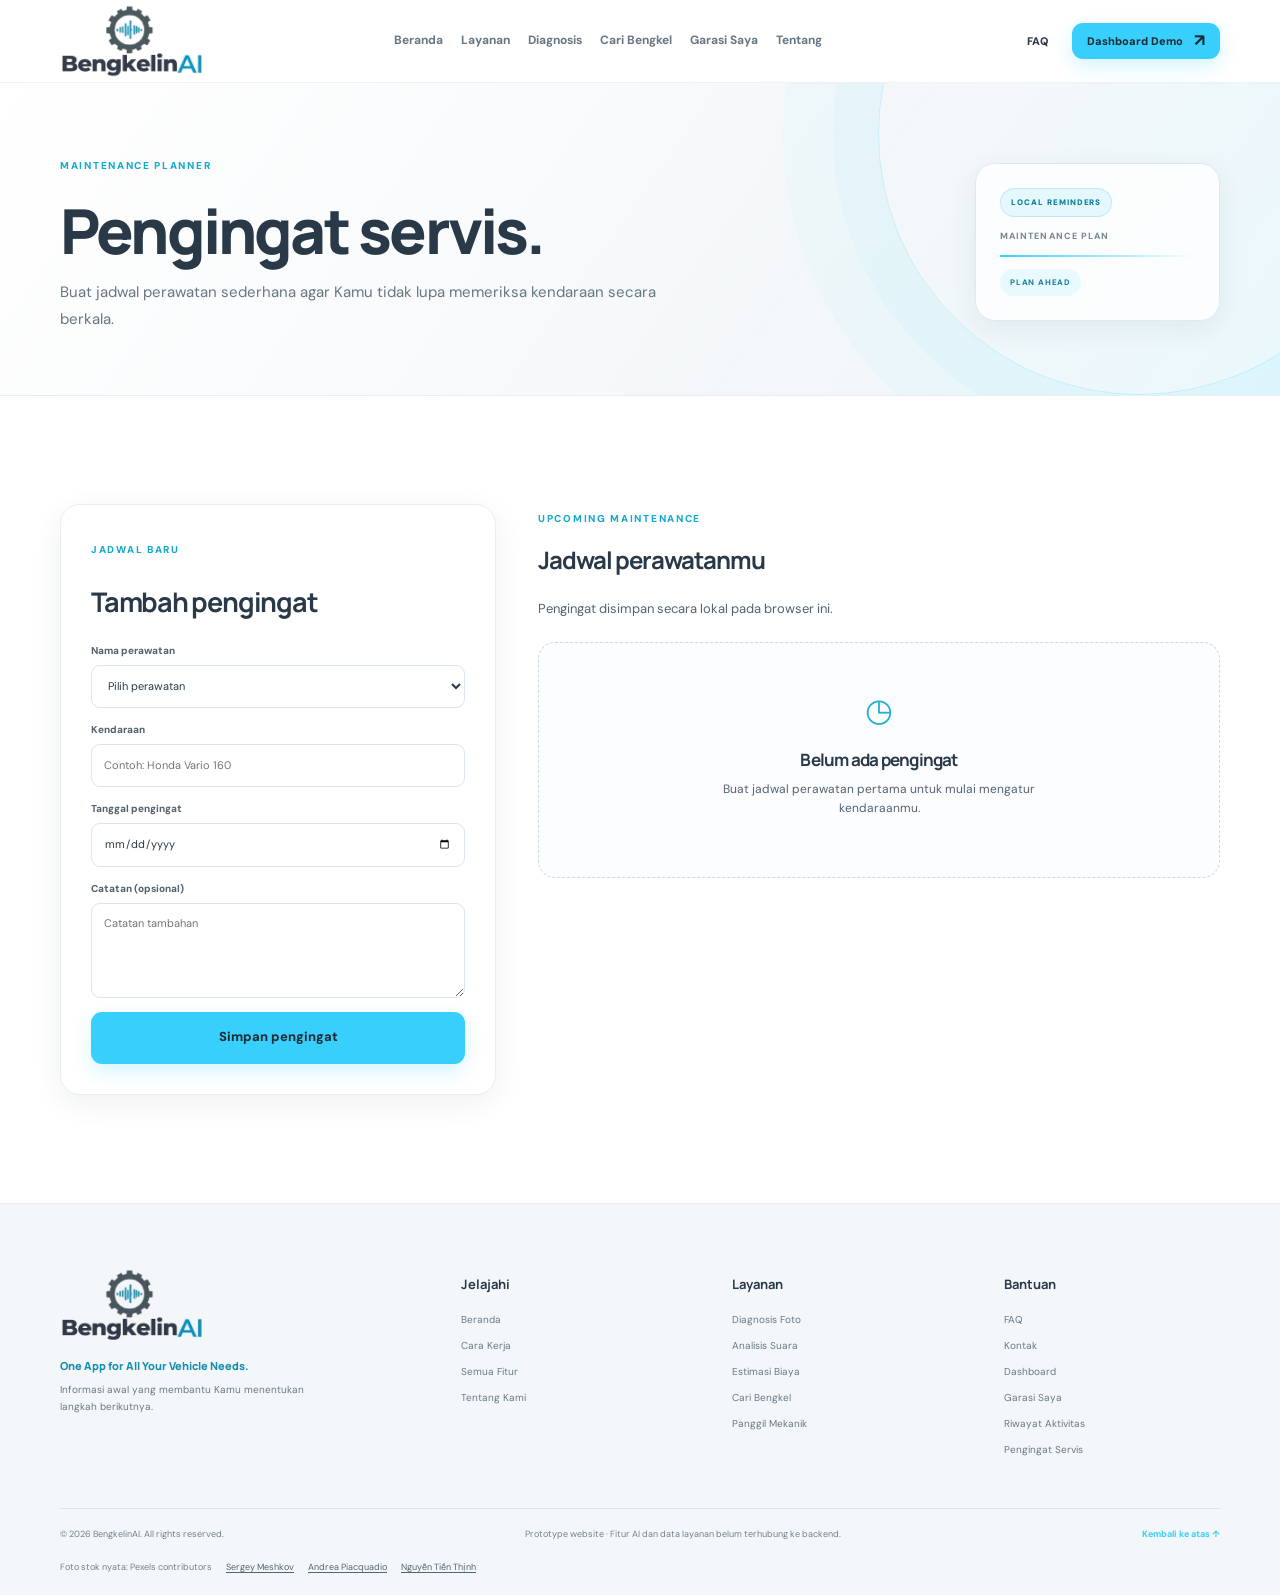
<file: static/pengingat.html>
<!DOCTYPE html>
<html lang="id">
<head>
  <meta charset="UTF-8" />
  <meta name="viewport" content="width=device-width, initial-scale=1.0" />
  <meta name="theme-color" content="#293947" />
  <meta name="description" content="Dashboard demo BengkelinAI dengan tautan cepat ke seluruh layanan." />
  <meta property="og:title" content="Dashboard Demo | BengkelinAI" />
  <meta property="og:description" content="Dashboard demo BengkelinAI dengan tautan cepat ke seluruh layanan." />
  <meta property="og:type" content="website" />
  <title>Pengingat Servis | BengkelinAI</title>
  <link rel="preconnect" href="https://fonts.googleapis.com" />
  <link rel="preconnect" href="https://fonts.gstatic.com" crossorigin />
  <link href="https://fonts.googleapis.com/css2?family=DM+Sans:wght@400;500;600;700&family=Manrope:wght@400;500;600;700;800&display=swap" rel="stylesheet" />
  <link rel="stylesheet" href="style.css" />
  <script src="script.js" defer></script>
</head>
<body data-page="pengingat" data-nav-group="pengingat">
  <a class="skip-link" href="#main-content">Lewati ke konten utama</a>
  <div class="site-shell">
    
<header class="site-header" id="top">
  <div class="container nav-container">
    <a class="brand" href="index.html" aria-label="BengkelinAI, beranda"><img src="assets/logo-bengkelinai.png" alt="Logo BengkelinAI" class="brand-logo" /></a>
    <button class="mobile-menu-toggle" id="mobileMenuToggle" type="button" aria-label="Buka navigasi" aria-expanded="false" aria-controls="primaryNav"><span></span><span></span><span></span></button>
    <nav class="primary-nav" id="primaryNav" aria-label="Navigasi utama">
      <a class="nav-link" data-page-key="home" href="index.html">Beranda</a>
      <a class="nav-link" data-page-key="fitur" href="fitur.html">Layanan</a>
      <a class="nav-link" data-page-key="diagnosis" href="diagnosis-foto.html">Diagnosis</a>
      <a class="nav-link" data-page-key="bengkel" href="bengkel.html">Cari Bengkel</a>
      <a class="nav-link" data-page-key="garasi" href="garasi.html">Garasi Saya</a>
      <a class="nav-link" data-page-key="tentang" href="tentang.html">Tentang</a>
    </nav>
    <div class="nav-actions"><a class="btn btn-ghost btn-small" href="faq.html">FAQ</a><a class="btn btn-primary btn-small" href="dashboard.html">Dashboard Demo <span class="btn-arrow">↗</span></a></div>
  </div>
</header>
    <main id="main-content"><section class="page-hero"><div class="container page-hero-inner"><div><span class="section-kicker">MAINTENANCE PLANNER</span><h1>Pengingat servis.</h1><p>Buat jadwal perawatan sederhana agar Kamu tidak lupa memeriksa kendaraan secara berkala.</p></div><div class="page-hero-side"><span class="demo-badge">LOCAL REMINDERS</span><small>MAINTENANCE PLAN</small><div class="page-hero-rule"></div><span class="page-hero-chip">PLAN AHEAD</span></div></div></section><section class="section section-pad"><div class="container"><div class="garage-layout"><div class="garage-form-card"><span class="section-kicker">JADWAL BARU</span><h2>Tambah pengingat</h2><form id="reminderForm" class="stack-form"><label class="field"><span>Nama perawatan</span><select name="task" required><option value="">Pilih perawatan</option><option>Ganti oli</option><option>Periksa rem</option><option>Periksa ban</option><option>Periksa aki</option><option>Servis berkala</option><option>Lainnya</option></select></label><label class="field"><span>Kendaraan</span><input name="vehicle" placeholder="Contoh: Honda Vario 160" required /></label><label class="field"><span>Tanggal pengingat</span><input name="date" type="date" required /></label><label class="field"><span>Catatan (opsional)</span><textarea name="note" rows="3" placeholder="Catatan tambahan"></textarea></label><button class="btn btn-primary btn-large btn-full" type="submit">Simpan pengingat</button><p id="reminderFeedback" class="form-feedback" hidden></p></form></div><div><span class="section-kicker">UPCOMING MAINTENANCE</span><h2>Jadwal perawatanmu</h2><p class="muted-copy">Pengingat disimpan secara lokal pada browser ini.</p><div id="reminderList" class="reminder-list"><div class="empty-state"><span>◷</span><h3>Belum ada pengingat</h3><p>Buat jadwal perawatan pertama untuk mulai mengatur kendaraanmu.</p></div></div></div></div></div></section></main>
    
<footer class="site-footer">
  <div class="container footer-main">
    <div class="footer-brand"><img src="assets/logo-bengkelinai.png" alt="Logo BengkelinAI" /><p>One App for All Your Vehicle Needs.</p><span>Informasi awal yang membantu Kamu menentukan langkah berikutnya.</span></div>
    <div class="footer-column"><h3>Jelajahi</h3><a href="index.html">Beranda</a><a href="cara-kerja.html">Cara Kerja</a><a href="fitur.html">Semua Fitur</a><a href="tentang.html">Tentang Kami</a></div>
    <div class="footer-column"><h3>Layanan</h3><a href="diagnosis-foto.html">Diagnosis Foto</a><a href="analisis-suara.html">Analisis Suara</a><a href="estimasi.html">Estimasi Biaya</a><a href="bengkel.html">Cari Bengkel</a><a href="mekanik.html">Panggil Mekanik</a></div>
    <div class="footer-column"><h3>Bantuan</h3><a href="faq.html">FAQ</a><a href="kontak.html">Kontak</a><a href="dashboard.html">Dashboard</a><a href="garasi.html">Garasi Saya</a><a href="riwayat.html">Riwayat Aktivitas</a><a href="pengingat.html">Pengingat Servis</a></div>
  </div>
  <div class="container footer-bottom"><span>© <span id="currentYear">2026</span> BengkelinAI. All rights reserved.</span><span class="footer-disclaimer">Prototype website · Fitur AI dan data layanan belum terhubung ke backend.</span><a href="#top">Kembali ke atas ↑</a></div>
  <div class="container photo-credits"><span>Foto stok nyata: Pexels contributors</span><a href="https://www.pexels.com/photo/a-mechanic-repairing-a-car-8478265/" target="_blank" rel="noopener">Sergey Meshkov</a><a href="https://www.pexels.com/photo/photo-of-man-fixing-a-motorcycle-3806255/" target="_blank" rel="noopener">Andrea Piacquadio</a><a href="https://www.pexels.com/photo/man-with-helmet-using-smartphone-by-motorcycle-34710439/" target="_blank" rel="noopener">Nguyễn Tiến Thịnh</a></div>
</footer>
<div class="toast-region" id="toastRegion" aria-live="polite" aria-atomic="true"></div>
  </div>
  
</body>
</html>
</file>
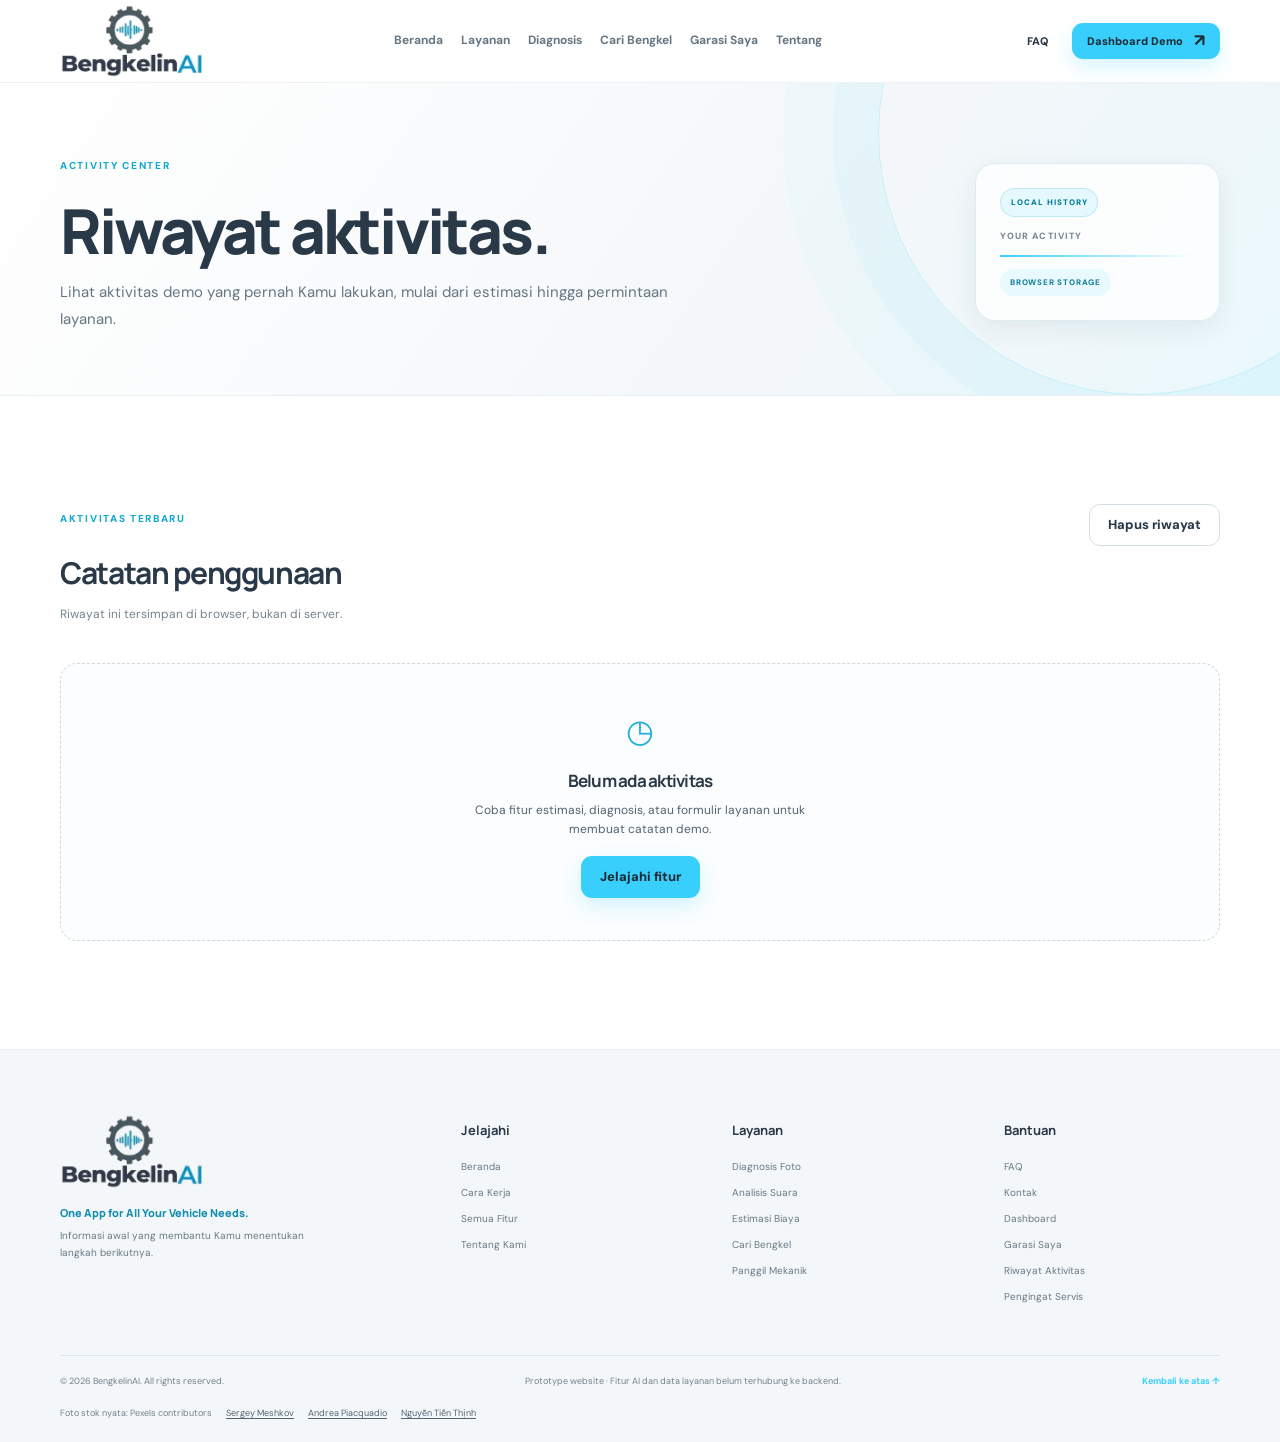
<file: static/riwayat.html>
<!DOCTYPE html>
<html lang="id">
<head>
  <meta charset="UTF-8" />
  <meta name="viewport" content="width=device-width, initial-scale=1.0" />
  <meta name="theme-color" content="#293947" />
  <meta name="description" content="Dashboard demo BengkelinAI dengan tautan cepat ke seluruh layanan." />
  <meta property="og:title" content="Dashboard Demo | BengkelinAI" />
  <meta property="og:description" content="Dashboard demo BengkelinAI dengan tautan cepat ke seluruh layanan." />
  <meta property="og:type" content="website" />
  <title>Riwayat Aktivitas | BengkelinAI</title>
  <link rel="preconnect" href="https://fonts.googleapis.com" />
  <link rel="preconnect" href="https://fonts.gstatic.com" crossorigin />
  <link href="https://fonts.googleapis.com/css2?family=DM+Sans:wght@400;500;600;700&family=Manrope:wght@400;500;600;700;800&display=swap" rel="stylesheet" />
  <link rel="stylesheet" href="style.css" />
  <script src="script.js" defer></script>
</head>
<body data-page="riwayat" data-nav-group="riwayat">
  <a class="skip-link" href="#main-content">Lewati ke konten utama</a>
  <div class="site-shell">
    
<header class="site-header" id="top">
  <div class="container nav-container">
    <a class="brand" href="index.html" aria-label="BengkelinAI, beranda"><img src="assets/logo-bengkelinai.png" alt="Logo BengkelinAI" class="brand-logo" /></a>
    <button class="mobile-menu-toggle" id="mobileMenuToggle" type="button" aria-label="Buka navigasi" aria-expanded="false" aria-controls="primaryNav"><span></span><span></span><span></span></button>
    <nav class="primary-nav" id="primaryNav" aria-label="Navigasi utama">
      <a class="nav-link" data-page-key="home" href="index.html">Beranda</a>
      <a class="nav-link" data-page-key="fitur" href="fitur.html">Layanan</a>
      <a class="nav-link" data-page-key="diagnosis" href="diagnosis-foto.html">Diagnosis</a>
      <a class="nav-link" data-page-key="bengkel" href="bengkel.html">Cari Bengkel</a>
      <a class="nav-link" data-page-key="garasi" href="garasi.html">Garasi Saya</a>
      <a class="nav-link" data-page-key="tentang" href="tentang.html">Tentang</a>
    </nav>
    <div class="nav-actions"><a class="btn btn-ghost btn-small" href="faq.html">FAQ</a><a class="btn btn-primary btn-small" href="dashboard.html">Dashboard Demo <span class="btn-arrow">↗</span></a></div>
  </div>
</header>
    <main id="main-content"><section class="page-hero"><div class="container page-hero-inner"><div><span class="section-kicker">ACTIVITY CENTER</span><h1>Riwayat aktivitas.</h1><p>Lihat aktivitas demo yang pernah Kamu lakukan, mulai dari estimasi hingga permintaan layanan.</p></div><div class="page-hero-side"><span class="demo-badge">LOCAL HISTORY</span><small>YOUR ACTIVITY</small><div class="page-hero-rule"></div><span class="page-hero-chip">BROWSER STORAGE</span></div></div></section><section class="section section-pad"><div class="container"><div class="dashboard-page-head"><div><span class="section-kicker">AKTIVITAS TERBARU</span><h2>Catatan penggunaan</h2><p>Riwayat ini tersimpan di browser, bukan di server.</p></div><button id="clearHistory" class="btn btn-outline" type="button">Hapus riwayat</button></div><div id="activityList" class="activity-list"><div class="empty-state"><span>◷</span><h3>Belum ada aktivitas</h3><p>Coba fitur estimasi, diagnosis, atau formulir layanan untuk membuat catatan demo.</p><a class="btn btn-primary" href="fitur.html">Jelajahi fitur</a></div></div></div></section></main>
    
<footer class="site-footer">
  <div class="container footer-main">
    <div class="footer-brand"><img src="assets/logo-bengkelinai.png" alt="Logo BengkelinAI" /><p>One App for All Your Vehicle Needs.</p><span>Informasi awal yang membantu Kamu menentukan langkah berikutnya.</span></div>
    <div class="footer-column"><h3>Jelajahi</h3><a href="index.html">Beranda</a><a href="cara-kerja.html">Cara Kerja</a><a href="fitur.html">Semua Fitur</a><a href="tentang.html">Tentang Kami</a></div>
    <div class="footer-column"><h3>Layanan</h3><a href="diagnosis-foto.html">Diagnosis Foto</a><a href="analisis-suara.html">Analisis Suara</a><a href="estimasi.html">Estimasi Biaya</a><a href="bengkel.html">Cari Bengkel</a><a href="mekanik.html">Panggil Mekanik</a></div>
    <div class="footer-column"><h3>Bantuan</h3><a href="faq.html">FAQ</a><a href="kontak.html">Kontak</a><a href="dashboard.html">Dashboard</a><a href="garasi.html">Garasi Saya</a><a href="riwayat.html">Riwayat Aktivitas</a><a href="pengingat.html">Pengingat Servis</a></div>
  </div>
  <div class="container footer-bottom"><span>© <span id="currentYear">2026</span> BengkelinAI. All rights reserved.</span><span class="footer-disclaimer">Prototype website · Fitur AI dan data layanan belum terhubung ke backend.</span><a href="#top">Kembali ke atas ↑</a></div>
  <div class="container photo-credits"><span>Foto stok nyata: Pexels contributors</span><a href="https://www.pexels.com/photo/a-mechanic-repairing-a-car-8478265/" target="_blank" rel="noopener">Sergey Meshkov</a><a href="https://www.pexels.com/photo/photo-of-man-fixing-a-motorcycle-3806255/" target="_blank" rel="noopener">Andrea Piacquadio</a><a href="https://www.pexels.com/photo/man-with-helmet-using-smartphone-by-motorcycle-34710439/" target="_blank" rel="noopener">Nguyễn Tiến Thịnh</a></div>
</footer>
<div class="toast-region" id="toastRegion" aria-live="polite" aria-atomic="true"></div>
  </div>
  
</body>
</html>
</file>
<file: static/style.css>
/* ============================================================
   BENGKELINAI WEBSITE
   Design system: Dark Slate / Cyan / White / Light Gray
   Primary: #293947 | Accent: #38CFFC
   ============================================================ */

:root {
  --color-slate: #293947;
  --color-slate-deep: #1d2b36;
  --color-slate-soft: #3a4d5c;
  --color-cyan: #38CFFC;
  --color-cyan-strong: #18bfeF;
  --color-white: #ffffff;
  --color-gray: #F4F7F9;
  --color-gray-2: #e8eef2;
  --color-gray-3: #cbd5dc;
  --color-body: #536372;
  --color-success: #2b8d78;
  --color-warning: #bd7e2e;
  --shadow-soft: 0 14px 44px rgba(24, 44, 58, .08);
  --shadow-card: 0 8px 28px rgba(24, 44, 58, .07);
  --shadow-deep: 0 24px 70px rgba(15, 30, 42, .20);
  --radius-sm: 12px;
  --radius-md: 18px;
  --radius-lg: 26px;
  --radius-xl: 34px;
  --container: 1160px;
  --transition: 220ms ease;
}

* { box-sizing: border-box; }
html { scroll-behavior: smooth; scroll-padding-top: 94px; }
body {
  margin: 0;
  color: var(--color-slate);
  background: var(--color-white);
  font-family: "DM Sans", Arial, sans-serif;
  line-height: 1.6;
  -webkit-font-smoothing: antialiased;
  text-rendering: optimizeLegibility;
}
body.modal-open { overflow: hidden; }
button, input, select, textarea { font: inherit; }
button, a { -webkit-tap-highlight-color: transparent; }
button { cursor: pointer; }
a { color: inherit; text-decoration: none; }
img { display: block; max-width: 100%; }
[hidden] { display: none !important; }
::selection { background: rgba(56, 207, 252, .28); color: var(--color-slate-deep); }

.skip-link {
  position: fixed; top: 10px; left: 10px; z-index: 9999;
  padding: 10px 14px; border-radius: 8px; color: white; background: var(--color-slate);
  transform: translateY(-160%); transition: transform var(--transition);
}
.skip-link:focus { transform: translateY(0); }
.container { width: min(var(--container), calc(100% - 48px)); margin-inline: auto; }
.section { position: relative; }
.section-pad { padding-block: 108px; }
.section-muted { background: var(--color-gray); }
.text-cyan { color: var(--color-cyan-strong); }

/* Header and navigation */
.site-header {
  position: sticky; top: 0; z-index: 1000;
  background: rgba(255,255,255,.94); backdrop-filter: blur(18px);
  border-bottom: 1px solid rgba(41,57,71,.07);
  transition: box-shadow var(--transition), background var(--transition);
}
.site-header.scrolled { box-shadow: 0 8px 30px rgba(24,44,58,.08); background: rgba(255,255,255,.97); }
.nav-container { min-height: 82px; display: flex; align-items: center; justify-content: space-between; gap: 30px; }
.brand { display: inline-flex; align-items: center; flex: 0 0 auto; }
.brand-logo { width: 184px; height: auto; object-fit: contain; }
.primary-nav { display: flex; align-items: center; gap: 23px; }
.nav-link { position: relative; font-size: 13px; font-weight: 700; color: #667683; transition: color var(--transition); white-space: nowrap; }
.nav-link::after { content: ""; position: absolute; bottom: -10px; left: 0; width: 0; height: 2px; border-radius: 4px; background: var(--color-cyan); transition: width var(--transition); }
.nav-link:hover, .nav-link.active { color: var(--color-slate); }
.nav-link.active::after, .nav-link:hover::after { width: 100%; }
.nav-actions { display: flex; align-items: center; gap: 9px; }
.mobile-menu-toggle { display: none; border: 0; background: transparent; padding: 8px; }
.mobile-menu-toggle span { display: block; width: 23px; height: 2px; margin: 5px; background: var(--color-slate); border-radius: 4px; transition: transform var(--transition), opacity var(--transition); }
.mobile-menu-toggle[aria-expanded="true"] span:first-child { transform: translateY(7px) rotate(45deg); }
.mobile-menu-toggle[aria-expanded="true"] span:nth-child(2) { opacity: 0; }
.mobile-menu-toggle[aria-expanded="true"] span:last-child { transform: translateY(-7px) rotate(-45deg); }

/* Buttons */
.btn { display: inline-flex; align-items: center; justify-content: center; gap: 11px; border: 1px solid transparent; border-radius: 11px; padding: 13px 18px; font-size: 13px; line-height: 1.1; font-weight: 800; transition: transform var(--transition), box-shadow var(--transition), background var(--transition), border-color var(--transition), color var(--transition); }
.btn:hover { transform: translateY(-2px); }
.btn:active { transform: translateY(0); }
.btn:focus-visible, button:focus-visible, a:focus-visible, input:focus-visible, select:focus-visible, textarea:focus-visible, summary:focus-visible { outline: 3px solid rgba(56,207,252,.45); outline-offset: 3px; }
.btn-primary { background: var(--color-cyan); color: var(--color-slate-deep); box-shadow: 0 8px 20px rgba(56,207,252,.20); }
.btn-primary:hover { background: #59d7fb; box-shadow: 0 12px 28px rgba(56,207,252,.30); }
.btn-outline { border-color: #d4dfe5; color: var(--color-slate); background: transparent; }
.btn-outline:hover { border-color: var(--color-cyan); background: rgba(56,207,252,.07); }
.btn-ghost { border-color: transparent; color: var(--color-slate); background: transparent; }
.btn-ghost:hover { background: var(--color-gray); }
.btn-ghost-light { border-color: rgba(255,255,255,.17); color: white; background: transparent; }
.btn-ghost-light:hover { background: rgba(255,255,255,.08); }
.btn-small { padding: 11px 14px; font-size: 11px; }
.btn-large { min-height: 52px; padding: 16px 21px; }
.btn-full { width: 100%; }
.btn-arrow { font-size: 17px; line-height: .7; }
.btn:disabled { cursor: not-allowed; opacity: .45; transform: none; box-shadow: none; }

/* Hero */
.hero-section { overflow: hidden; padding-top: 82px; padding-bottom: 28px; background: linear-gradient(130deg, #fff 0%, #f7fbfd 60%, #edf7fa 100%); }
.hero-section::before { content: ""; position: absolute; width: 620px; height: 620px; right: -210px; top: -240px; border: 1px solid rgba(56,207,252,.17); border-radius: 50%; box-shadow: 0 0 0 54px rgba(56,207,252,.035), 0 0 0 110px rgba(56,207,252,.025); }
.hero-grid { position: relative; z-index: 1; display: grid; grid-template-columns: 1fr 1.05fr; align-items: center; gap: 70px; }
.hero-copy { max-width: 570px; }
.eyebrow, .section-kicker { display: inline-flex; align-items: center; gap: 9px; color: #70818e; font-size: 10px; font-weight: 800; letter-spacing: .17em; text-transform: uppercase; }
.eyebrow { margin-bottom: 22px; padding: 8px 12px; border: 1px solid #e4edf2; border-radius: 40px; background: white; letter-spacing: .11em; }
.eyebrow-dot { width: 7px; height: 7px; border-radius: 50%; background: var(--color-cyan); box-shadow: 0 0 0 4px rgba(56,207,252,.12); }
h1, h2, h3, h4, p { margin-top: 0; }
h1, h2, h3, h4 { font-family: Manrope, "DM Sans", sans-serif; letter-spacing: -.045em; }
.hero-copy h1 { max-width: 650px; margin-bottom: 20px; font-size: clamp(42px, 5.2vw, 67px); line-height: 1.04; font-weight: 800; }
.hero-lead { max-width: 530px; margin-bottom: 28px; color: var(--color-body); font-size: 16px; line-height: 1.8; }
.hero-actions { display: flex; align-items: center; gap: 12px; flex-wrap: wrap; }
.hero-note { display: flex; align-items: center; gap: 9px; margin-top: 20px; color: #71818d; font-size: 12px; }
.note-icon { display: grid; place-items: center; width: 19px; height: 19px; border-radius: 50%; color: var(--color-slate); background: rgba(56,207,252,.35); font-weight: 900; }
.hero-proof-row { display: flex; gap: 25px; margin-top: 35px; padding-top: 22px; border-top: 1px solid #e3edf2; }
.proof-item { display: flex; align-items: center; gap: 10px; }
.proof-symbol { display: grid; place-items: center; width: 36px; height: 36px; border-radius: 11px; color: #1199bb; background: rgba(56,207,252,.13); font-size: 20px; }
.proof-item strong, .proof-item small { display: block; }
.proof-item strong { font-size: 11px; }
.proof-item small { margin-top: 2px; color: #85939d; font-size: 10px; }
.hero-visual { position: relative; min-width: 0; padding: 25px 12px 30px 20px; }
.hero-photo-frame { position: relative; min-height: 510px; overflow: hidden; border-radius: 34px 34px 110px 34px; background: var(--color-slate); box-shadow: var(--shadow-deep); transform: rotate(1.4deg); }
.hero-photo-frame img { width: 100%; height: 510px; object-fit: cover; object-position: 54% center; }
.photo-shade { position: absolute; inset: 35% 0 0; background: linear-gradient(0deg, rgba(21,38,50,.86), transparent); }
.visual-caption { position: absolute; bottom: 25px; left: 25px; right: 25px; display: flex; align-items: center; gap: 13px; color: white; }
.caption-icon { display: grid; place-items: center; width: 40px; height: 40px; border-radius: 13px; color: var(--color-slate); background: var(--color-cyan); font-size: 20px; }
.visual-caption strong, .visual-caption small { display: block; }
.visual-caption strong { font-family: Manrope, sans-serif; font-size: 14px; }
.visual-caption small { margin-top: 3px; color: rgba(255,255,255,.72); font-size: 11px; }
.floating-card { position: absolute; z-index: 3; display: flex; align-items: center; gap: 11px; padding: 13px 16px; border: 1px solid rgba(255,255,255,.8); border-radius: 15px; background: rgba(255,255,255,.94); box-shadow: var(--shadow-soft); backdrop-filter: blur(12px); }
.floating-card-top { top: 62px; right: -21px; }
.floating-card-bottom { bottom: 53px; left: -30px; }
.floating-icon { display: grid; place-items: center; width: 37px; height: 37px; border-radius: 11px; color: var(--color-slate); background: rgba(56,207,252,.2); font-size: 21px; }
.floating-card small, .floating-card strong { display: block; }
.floating-card small { color: #8796a0; font-size: 9px; }
.floating-card strong { margin-top: 2px; font-size: 11px; }
.live-dot { width: 7px; height: 7px; margin-left: 5px; border-radius: 50%; background: #37b58f; box-shadow: 0 0 0 5px rgba(55,181,143,.12); }
.hero-orbit { position: absolute; z-index: -1; border: 1px solid rgba(56,207,252,.4); border-radius: 50%; }
.orbit-one { width: 170px; height: 170px; top: -32px; right: -48px; }
.orbit-two { width: 85px; height: 85px; bottom: 12px; left: 6px; }
.hero-bottom-line { display: flex; justify-content: space-between; margin-top: 55px; padding-top: 17px; border-top: 1px solid #deeaef; color: #91a0aa; font-size: 9px; font-weight: 800; letter-spacing: .17em; }

/* Value strip */
.value-strip { background: var(--color-slate); color: white; }
.value-grid { display: grid; grid-template-columns: repeat(4, 1fr); }
.value-item { display: flex; align-items: center; gap: 13px; padding: 24px 18px; border-right: 1px solid rgba(255,255,255,.1); }
.value-item:first-child { padding-left: 0; }
.value-item:last-child { border-right: 0; }
.value-icon { display: grid; place-items: center; flex: 0 0 auto; width: 39px; height: 39px; border: 1px solid rgba(56,207,252,.55); border-radius: 12px; color: var(--color-cyan); font-size: 20px; }
.value-item strong, .value-item small { display: block; }
.value-item strong { font-size: 12px; }
.value-item small { margin-top: 3px; color: rgba(255,255,255,.57); font-size: 10px; }

/* Section headings */
.section-heading { margin-bottom: 45px; }
.centered-heading { max-width: 720px; margin-inline: auto; text-align: center; }
.section-kicker { margin-bottom: 14px; color: #12a9cd; }
.section-heading h2, .about-copy h2, .faq-intro h2, .mechanic-form-wrap h2 { margin-bottom: 16px; font-size: clamp(34px, 4.1vw, 51px); line-height: 1.12; font-weight: 800; }
.section-heading p { max-width: 610px; margin: 0 auto; color: var(--color-body); font-size: 14px; line-height: 1.8; }
.split-heading { display: flex; justify-content: space-between; align-items: end; gap: 60px; }
.split-heading h2 { margin: 0; }
.split-heading p { max-width: 390px; margin: 0 0 5px; }

/* Problems */
.problem-grid { display: grid; grid-template-columns: repeat(4, 1fr); gap: 16px; }
.problem-card { position: relative; padding: 27px 23px 25px; overflow: hidden; border: 1px solid #e8eef2; border-radius: var(--radius-md); background: white; box-shadow: 0 5px 18px rgba(24,44,58,.025); transition: transform var(--transition), box-shadow var(--transition), border-color var(--transition); }
.problem-card:hover { transform: translateY(-5px); border-color: rgba(56,207,252,.55); box-shadow: var(--shadow-card); }
.problem-number { position: absolute; top: 18px; right: 19px; color: #d5e0e6; font-family: Manrope, sans-serif; font-size: 13px; font-weight: 800; }
.problem-icon { display: grid; place-items: center; width: 46px; height: 46px; margin-bottom: 26px; border-radius: 14px; color: #0b9fbe; background: rgba(56,207,252,.15); font-family: Manrope, sans-serif; font-size: 20px; font-weight: 800; }
.problem-card h3 { margin-bottom: 9px; font-size: 17px; }
.problem-card p { margin-bottom: 0; color: #7a8993; font-size: 12px; line-height: 1.7; }
.solution-banner { display: flex; align-items: center; justify-content: space-between; gap: 35px; margin-top: 34px; padding: 32px 38px; border-radius: var(--radius-lg); color: white; background: var(--color-slate); }
.solution-banner h3 { margin-bottom: 0; font-size: 26px; line-height: 1.2; }
.solution-banner p { max-width: 300px; margin: 0; color: rgba(255,255,255,.67); font-size: 12px; line-height: 1.8; }
.light-kicker { color: var(--color-cyan); }

/* Steps */
.steps-grid { display: grid; grid-template-columns: repeat(4, 1fr); gap: 14px; }
.step-card { padding: 26px 23px; border: 1px solid #e5ecef; border-radius: var(--radius-md); background: white; transition: transform var(--transition), box-shadow var(--transition); }
.step-card:hover { transform: translateY(-5px); box-shadow: var(--shadow-card); }
.step-top { display: flex; align-items: center; margin-bottom: 31px; }
.step-index { color: var(--color-cyan-strong); font-family: Manrope, sans-serif; font-size: 13px; font-weight: 800; }
.step-line { flex: 1; height: 1px; margin: 0 12px; background: #dfe8ed; }
.step-icon { display: grid; place-items: center; width: 39px; height: 39px; border-radius: 12px; color: var(--color-slate); background: var(--color-gray); font-size: 19px; }
.step-card h3 { margin-bottom: 8px; font-size: 18px; }
.step-card p { min-height: 61px; margin-bottom: 18px; color: #788792; font-size: 12px; line-height: 1.7; }
.step-meta { color: #9aa7af; font-size: 9px; font-weight: 800; letter-spacing: .16em; }

/* Feature showcase */
.feature-showcase { display: grid; grid-template-columns: .78fr 1.22fr; gap: 24px; }
.feature-tabs { display: flex; flex-direction: column; gap: 9px; }
.feature-tab { display: flex; align-items: center; gap: 13px; width: 100%; padding: 15px; border: 1px solid transparent; border-radius: 14px; background: var(--color-gray); text-align: left; transition: background var(--transition), border var(--transition), transform var(--transition); }
.feature-tab:hover { transform: translateX(3px); }
.feature-tab.active { border-color: rgba(56,207,252,.55); background: #f2fbfe; box-shadow: inset 3px 0 var(--color-cyan); }
.tab-icon { display: grid; place-items: center; flex: 0 0 auto; width: 42px; height: 42px; border-radius: 13px; color: #078baa; background: rgba(56,207,252,.16); font-size: 22px; }
.feature-tab strong, .feature-tab small { display: block; }
.feature-tab strong { font-size: 12px; }
.feature-tab small { margin-top: 3px; color: #8a98a2; font-size: 10px; }
.tab-arrow { margin-left: auto; color: #9cabb4; font-size: 16px; }
.feature-detail { display: grid; grid-template-columns: .9fr 1.1fr; gap: 28px; align-items: center; min-height: 390px; padding: 30px; border-radius: var(--radius-lg); background: var(--color-gray); }
.feature-detail-copy h3 { margin: 0 0 13px; font-size: 27px; line-height: 1.2; }
.feature-detail-copy p { color: #72828d; font-size: 12px; line-height: 1.8; }
.check-list { display: grid; gap: 9px; margin: 20px 0; padding: 0; list-style: none; }
.check-list li { position: relative; padding-left: 22px; color: #63737e; font-size: 11px; }
.check-list li::before { content: "✓"; position: absolute; left: 0; top: -1px; color: #10a5c7; font-weight: 900; }
.text-link { display: inline-flex; align-items: center; gap: 10px; color: #078eac; font-size: 12px; font-weight: 800; }
.text-link span { font-size: 17px; transition: transform var(--transition); }
.text-link:hover span { transform: translate(3px,-2px); }
.feature-detail-visual { position: relative; height: 325px; overflow: hidden; border-radius: 22px; background: var(--color-slate); }
.feature-detail-visual img { width: 100%; height: 100%; object-fit: cover; }
.detail-floating-label { position: absolute; right: 14px; bottom: 14px; left: 14px; display: flex; align-items: center; gap: 10px; padding: 13px 15px; border: 1px solid rgba(255,255,255,.5); border-radius: 13px; color: var(--color-slate); background: rgba(255,255,255,.93); backdrop-filter: blur(10px); }
.detail-floating-label small, .detail-floating-label strong { display: block; }
.detail-floating-label small { color: #86959e; font-size: 8px; letter-spacing: .13em; }
.detail-floating-label strong { margin-top: 2px; font-size: 11px; }
.label-pulse { width: 9px; height: 9px; border-radius: 50%; background: var(--color-cyan); box-shadow: 0 0 0 5px rgba(56,207,252,.15); }

/* Dark demo workspace */
.section-dark { color: white; background: var(--color-slate); }
.dark-heading { margin-bottom: 40px; }
.dark-heading p { color: rgba(255,255,255,.58); }
.demo-workspace { display: grid; grid-template-columns: 250px 1fr; overflow: hidden; border: 1px solid rgba(255,255,255,.11); border-radius: var(--radius-lg); background: #f9fbfc; color: var(--color-slate); box-shadow: var(--shadow-deep); }
.demo-sidebar { display: flex; flex-direction: column; gap: 8px; padding: 25px 16px; color: white; background: #233441; }
.demo-sidebar-label { margin: 0 8px 13px; color: rgba(255,255,255,.42); font-size: 9px; font-weight: 800; letter-spacing: .17em; }
.demo-menu-item { display: flex; align-items: center; gap: 11px; padding: 13px 11px; border: 1px solid transparent; border-radius: 12px; color: rgba(255,255,255,.7); background: transparent; text-align: left; transition: background var(--transition), color var(--transition); }
.demo-menu-item > span:first-child { display: grid; place-items: center; width: 34px; height: 34px; border-radius: 10px; color: var(--color-cyan); background: rgba(56,207,252,.12); font-size: 20px; }
.demo-menu-item strong, .demo-menu-item small { display: block; }
.demo-menu-item strong { font-size: 10px; }
.demo-menu-item small { margin-top: 3px; color: rgba(255,255,255,.45); font-size: 9px; }
.demo-menu-item.active, .demo-menu-item:hover { border-color: rgba(56,207,252,.22); color: white; background: rgba(56,207,252,.11); }
.sidebar-help { display: flex; align-items: flex-start; gap: 9px; margin-top: auto; padding: 13px 10px; border: 1px solid rgba(255,255,255,.1); border-radius: 12px; }
.help-bulb { display: grid; place-items: center; flex: 0 0 auto; width: 19px; height: 19px; border: 1px solid var(--color-cyan); border-radius: 50%; color: var(--color-cyan); font-size: 11px; font-weight: 800; }
.sidebar-help p { margin: 0; color: rgba(255,255,255,.54); font-size: 9px; line-height: 1.6; }
.demo-main { min-width: 0; padding: 30px; }
.demo-panel-heading { display: flex; justify-content: space-between; align-items: flex-start; gap: 18px; margin-bottom: 23px; }
.demo-panel-heading .section-kicker { margin-bottom: 7px; }
.demo-panel-heading h3 { margin-bottom: 6px; font-size: 23px; }
.demo-panel-heading p { margin: 0; color: #81909a; font-size: 11px; }
.demo-badge { display: inline-flex; align-items: center; flex: 0 0 auto; padding: 7px 10px; border: 1px solid rgba(12,155,185,.16); border-radius: 40px; color: #087e99; background: rgba(56,207,252,.12); font-size: 8px; font-weight: 900; letter-spacing: .12em; }
.upload-zone { position: relative; display: grid; place-items: center; min-height: 245px; overflow: hidden; border: 1.5px dashed #b9cbd5; border-radius: 17px; background: #f4f8fa; transition: border var(--transition), background var(--transition); }
.upload-zone.drag-over { border-color: var(--color-cyan-strong); background: #eafaff; }
.upload-placeholder { display: flex; flex-direction: column; align-items: center; padding: 28px; text-align: center; }
.upload-icon { display: grid; place-items: center; width: 49px; height: 49px; margin-bottom: 13px; border-radius: 14px; color: #0a91b0; background: rgba(56,207,252,.16); font-size: 26px; }
.upload-placeholder strong { font-size: 13px; }
.upload-placeholder > span { margin-top: 4px; color: #788994; font-size: 11px; }
.upload-placeholder small { margin: 7px 0 14px; color: #9aa7af; font-size: 9px; }
.image-preview-wrap { position: relative; width: 100%; height: 245px; padding: 12px; }
.image-preview-wrap img { width: 100%; height: 100%; border-radius: 11px; object-fit: contain; background: #e8eef2; }
.preview-file-info { position: absolute; right: 22px; bottom: 20px; left: 22px; display: flex; justify-content: space-between; gap: 10px; padding: 9px 12px; border-radius: 9px; background: rgba(255,255,255,.93); font-size: 10px; }
.preview-file-info span { color: #83929c; }
.remove-file-btn { position: absolute; top: 18px; right: 18px; display: grid; place-items: center; width: 30px; height: 30px; border: 0; border-radius: 50%; color: white; background: var(--color-slate); font-size: 20px; }
.demo-actions { display: flex; align-items: center; gap: 15px; margin-top: 18px; flex-wrap: wrap; }
.inline-hint { color: #94a1a9; font-size: 10px; }
.analysis-result, .estimate-result { margin-top: 20px; padding: 19px; border: 1px solid #dce9ee; border-radius: 15px; background: #f6fbfd; }
.result-topline { display: flex; align-items: center; gap: 10px; padding-bottom: 15px; border-bottom: 1px solid #e2edf1; }
.result-check { display: grid; place-items: center; width: 27px; height: 27px; border-radius: 50%; color: #087f9c; background: rgba(56,207,252,.18); font-weight: 900; }
.result-topline strong, .result-topline small { display: block; }
.result-topline strong { font-size: 11px; }
.result-topline small { margin-top: 2px; color: #8b9aa3; font-size: 8px; letter-spacing: .08em; }
.result-content { padding: 15px 0; }
.result-label { color: #078eac; font-size: 8px; font-weight: 900; letter-spacing: .16em; }
.result-content h4 { margin: 7px 0; font-size: 17px; }
.result-content p { margin-bottom: 12px; color: #75858f; font-size: 10px; line-height: 1.7; }
.result-next { display: flex; flex-direction: column; gap: 4px; padding: 11px 13px; border-left: 3px solid var(--color-cyan); border-radius: 0 8px 8px 0; background: white; }
.result-next strong { font-size: 10px; }
.result-next span { color: #7b8992; font-size: 10px; }

/* Recorder */
.recorder-card { display: flex; flex-direction: column; align-items: center; padding: 25px; border: 1px solid #e2eaf0; border-radius: 17px; background: #f5f9fb; }
.recorder-visual { display: flex; align-items: center; justify-content: center; gap: 17px; width: 100%; min-height: 115px; }
.sound-orb { display: grid; place-items: center; width: 76px; height: 76px; border: 1px solid rgba(56,207,252,.5); border-radius: 50%; color: #0695b5; background: rgba(56,207,252,.15); box-shadow: 0 0 0 10px rgba(56,207,252,.07), 0 0 0 20px rgba(56,207,252,.035); font-size: 38px; }
.wave-bars { display: flex; align-items: center; gap: 4px; height: 48px; }
.wave-bars i { display: block; width: 4px; height: 13px; border-radius: 5px; background: #2cbfe6; opacity: .5; }
.wave-bars i:nth-child(2n) { height: 26px; }.wave-bars i:nth-child(3n) { height: 37px; }.wave-bars i:nth-child(5n) { height: 19px; }
.wave-bars.recording i { opacity: 1; animation: wave 800ms ease-in-out infinite alternate; }
.wave-bars.recording i:nth-child(2n) { animation-delay: 100ms; }.wave-bars.recording i:nth-child(3n) { animation-delay: 220ms; }.wave-bars.recording i:nth-child(4n) { animation-delay: 320ms; }
@keyframes wave { from { transform: scaleY(.45); } to { transform: scaleY(1.35); } }
.record-time { margin-top: 8px; color: var(--color-slate); font-family: Manrope, sans-serif; font-size: 31px; font-weight: 800; letter-spacing: .03em; }
.recorder-status { margin: 2px 0 17px; color: #81909a; font-size: 10px; }
.recorder-buttons { display: flex; gap: 9px; }
.record-dot { width: 8px; height: 8px; border-radius: 50%; background: #e35d5d; }
.recorder-buttons button:disabled { opacity: .4; }
#audioPlayback { width: min(100%, 390px); margin-top: 17px; }
.recorder-footnote { margin-top: 16px; color: #9aa7af; font-size: 9px; text-align: center; }

/* Forms and estimation */
.estimator-form { padding: 22px; border: 1px solid #e2eaf0; border-radius: 16px; background: #f7fafb; }
.form-grid { display: grid; grid-template-columns: repeat(2, 1fr); gap: 14px; margin-bottom: 17px; }
.field { display: flex; flex-direction: column; gap: 6px; min-width: 0; }
.field > span { color: #52636f; font-size: 10px; font-weight: 800; }
.field input, .field select, .field textarea, .workshop-toolbar select, .search-field input { width: 100%; min-height: 43px; padding: 11px 12px; border: 1px solid #dce5ea; border-radius: 9px; outline: none; color: var(--color-slate); background: white; font-size: 11px; transition: border var(--transition), box-shadow var(--transition); }
.field textarea { min-height: 95px; resize: vertical; }
.field input:focus, .field select:focus, .field textarea:focus, .workshop-toolbar select:focus, .search-field input:focus { border-color: var(--color-cyan-strong); box-shadow: 0 0 0 3px rgba(56,207,252,.13); }
.estimate-result { padding: 21px; }
.estimate-range { margin: 5px 0; color: var(--color-slate); font-family: Manrope, sans-serif; font-size: clamp(24px, 3vw, 35px); font-weight: 800; letter-spacing: -.04em; }
.estimate-result > p { color: #71818b; font-size: 10px; line-height: 1.7; }
.estimate-breakdown { display: flex; flex-direction: column; gap: 8px; margin: 16px 0; padding: 13px; border-radius: 10px; background: white; }
.estimate-breakdown div { display: flex; justify-content: space-between; gap: 14px; font-size: 10px; }
.estimate-breakdown span { color: #83919a; }.estimate-breakdown strong { color: var(--color-slate); }
.estimate-result .estimate-disclaimer { margin: 0; padding-top: 13px; border-top: 1px solid #dce8ed; color: #8a969e; font-size: 9px; }

/* Workshop finder */
.workshop-toolbar { display: grid; grid-template-columns: 1fr 190px 190px; gap: 10px; margin-bottom: 14px; }
.search-field { position: relative; }
.search-field input { height: 46px; padding-left: 42px; font-size: 12px; }
.search-icon { position: absolute; top: 8px; left: 14px; z-index: 1; color: #8a9aa4; font-size: 24px; }
.workshop-toolbar select { height: 46px; font-size: 11px; }
.demo-data-notice { display: flex; align-items: center; gap: 9px; margin-bottom: 23px; padding: 11px 13px; border-radius: 9px; color: #80642b; background: #fff8e9; font-size: 10px; }
.demo-data-notice span { display: grid; place-items: center; width: 18px; height: 18px; border: 1px solid #d6ad52; border-radius: 50%; font-weight: 800; }
.workshop-grid { display: grid; grid-template-columns: repeat(3, 1fr); gap: 17px; }
.workshop-card { overflow: hidden; border: 1px solid #e6edf1; border-radius: var(--radius-md); background: white; box-shadow: 0 6px 22px rgba(24,44,58,.04); transition: transform var(--transition), box-shadow var(--transition); }
.workshop-card:hover { transform: translateY(-5px); box-shadow: var(--shadow-card); }
.workshop-card-image { position: relative; height: 190px; overflow: hidden; background: #e5edf1; }
.workshop-card-image img { width: 100%; height: 100%; object-fit: cover; transition: transform 450ms ease; }
.workshop-card:hover .workshop-card-image img { transform: scale(1.04); }
.demo-tag { position: absolute; top: 13px; left: 13px; padding: 6px 9px; border-radius: 30px; color: var(--color-slate); background: var(--color-cyan); font-size: 8px; font-weight: 900; letter-spacing: .1em; }
.workshop-card-body { padding: 19px; }
.workshop-meta { display: flex; justify-content: space-between; gap: 10px; color: #81919b; font-size: 9px; }
.workshop-distance { color: #0792b0; }
.workshop-card h3 { margin: 9px 0 7px; font-size: 19px; }
.workshop-card p { min-height: 38px; margin-bottom: 13px; color: #7a8993; font-size: 11px; line-height: 1.7; }
.service-tags { display: flex; flex-wrap: wrap; gap: 6px; margin-bottom: 16px; }
.service-tags span { padding: 6px 9px; border-radius: 6px; color: #5e6f7b; background: #f0f5f7; font-size: 9px; }
.workshop-detail-btn { min-height: 39px; }
.empty-state { padding: 55px 20px; border: 1px dashed #cbd8df; border-radius: 16px; text-align: center; }
.empty-state > span { display: block; margin-bottom: 8px; color: #11a6c8; font-size: 31px; }
.empty-state strong { font-family: Manrope, sans-serif; font-size: 17px; }
.empty-state p { margin: 5px 0 0; color: #7e8d97; font-size: 11px; }

/* Mechanic request */
.mechanic-grid { display: grid; grid-template-columns: .9fr 1.1fr; gap: 58px; align-items: center; }
.mechanic-visual { position: relative; min-height: 630px; overflow: hidden; border-radius: var(--radius-xl); background: var(--color-slate); box-shadow: var(--shadow-deep); }
.mechanic-visual img { width: 100%; height: 630px; object-fit: cover; }
.mechanic-visual-overlay { position: absolute; right: 0; bottom: 0; left: 0; padding: 35px; color: white; background: linear-gradient(0deg, rgba(23,39,51,.95), rgba(23,39,51,0)); }
.mechanic-visual-overlay h3 { margin: 0 0 9px; font-size: 29px; line-height: 1.17; }
.mechanic-visual-overlay p { max-width: 380px; margin: 0; color: rgba(255,255,255,.7); font-size: 12px; line-height: 1.7; }
.mechanic-form-wrap h2 { margin-bottom: 10px; }
.form-intro { margin-bottom: 24px; color: #778792; font-size: 12px; line-height: 1.7; }
.request-form { padding: 22px; border: 1px solid #e3ebef; border-radius: 18px; background: white; box-shadow: var(--shadow-card); }
.field-full { grid-column: 1 / -1; }
.consent-check { display: flex; align-items: flex-start; gap: 9px; margin: 5px 0 17px; color: #7f8e98; font-size: 10px; line-height: 1.5; }
.consent-check input { width: 15px; height: 15px; margin: 1px 0 0; accent-color: #10a9ca; }
.form-feedback { margin-top: 12px; padding: 11px 13px; border: 1px solid rgba(38,145,116,.2); border-radius: 9px; color: #247a68; background: #effaf6; font-size: 10px; line-height: 1.6; }
.form-feedback.error { border-color: rgba(190,88,88,.2); color: #9a4545; background: #fff3f3; }

/* About */
.about-grid { display: grid; grid-template-columns: 1fr .95fr; align-items: center; gap: 90px; }
.about-copy h2 { max-width: 600px; }
.about-copy > p { max-width: 550px; color: #72818c; font-size: 13px; line-height: 1.9; }
.about-values { display: flex; gap: 28px; margin-top: 35px; padding-top: 22px; border-top: 1px solid #e5edf1; }
.about-values > div { display: flex; flex-direction: column; gap: 3px; }
.about-values span { color: #0b9cbb; font-family: Manrope, sans-serif; font-size: 10px; font-weight: 900; }
.about-values strong { font-family: Manrope, sans-serif; font-size: 13px; }
.about-values small { color: #8a98a1; font-size: 9px; }
.about-image-stack { position: relative; padding: 12px 0 35px 18px; }
.about-image-main { width: 100%; height: 455px; border-radius: 27px 27px 90px 27px; object-fit: cover; box-shadow: var(--shadow-deep); }
.about-image-stack::before { content: ""; position: absolute; z-index: -1; top: -20px; left: -2px; width: 150px; height: 150px; border: 1px solid var(--color-cyan); border-radius: 50%; }
.about-image-note { position: absolute; right: -20px; bottom: 4px; display: flex; align-items: center; gap: 12px; max-width: 300px; padding: 13px 17px; border: 1px solid #e6eef2; border-radius: 14px; background: white; box-shadow: var(--shadow-card); }
.about-image-note img { width: 72px; }
.about-image-note strong, .about-image-note small { display: block; }
.about-image-note strong { font-size: 10px; }
.about-image-note small { margin-top: 3px; color: #8a98a1; font-size: 8px; }

/* FAQ */
.faq-grid { display: grid; grid-template-columns: .72fr 1.28fr; gap: 85px; align-items: start; }
.faq-intro h2 { font-size: 43px; }
.faq-intro p { max-width: 340px; margin-bottom: 22px; color: #7c8b95; font-size: 12px; line-height: 1.8; }
.faq-list { border-top: 1px solid #dae4e9; }
.faq-item { border-bottom: 1px solid #dae4e9; }
.faq-item summary { display: flex; align-items: center; justify-content: space-between; gap: 20px; padding: 20px 0; color: var(--color-slate); font-family: Manrope, sans-serif; font-size: 13px; font-weight: 800; cursor: pointer; list-style: none; }
.faq-item summary::-webkit-details-marker { display: none; }
.faq-plus { display: grid; place-items: center; flex: 0 0 auto; width: 25px; height: 25px; border-radius: 50%; color: #078fae; background: rgba(56,207,252,.15); font-size: 17px; transition: transform var(--transition), background var(--transition); }
.faq-item[open] .faq-plus { transform: rotate(45deg); background: rgba(56,207,252,.3); }
.faq-item p { max-width: 650px; margin: -4px 40px 20px 0; color: #788791; font-size: 11px; line-height: 1.8; }

/* Contact and footer */
.contact-card { display: grid; grid-template-columns: .9fr 1.1fr; gap: 60px; padding: 46px; border-radius: var(--radius-xl); color: white; background: var(--color-slate); box-shadow: var(--shadow-deep); }
.contact-copy h2 { margin: 0 0 13px; font-size: 45px; line-height: 1.1; }
.contact-copy > p { max-width: 390px; margin-bottom: 23px; color: rgba(255,255,255,.62); font-size: 12px; line-height: 1.8; }
.contact-mini { display: inline-flex; align-items: center; gap: 9px; padding: 10px 12px; border: 1px solid rgba(255,255,255,.15); border-radius: 9px; color: rgba(255,255,255,.76); font-size: 10px; }
.contact-mini span:first-child { color: var(--color-cyan); font-size: 16px; }
.contact-form { padding: 23px; border-radius: 17px; background: white; }
.contact-form .field { margin-bottom: 13px; }
.contact-form .field > span { color: var(--color-slate); }
.site-footer { padding-top: 64px; color: var(--color-slate); background: #F4F7F9; border-top: 1px solid #e8eef2; }
.footer-main { display: grid; grid-template-columns: 1.6fr repeat(3, 1fr); gap: 55px; padding-bottom: 50px; }
.footer-brand img { width: 170px; padding: 7px; border-radius: 8px; background: white; }
.footer-brand p { margin: 15px 0 6px; color: #168eae; font-family: Manrope, sans-serif; font-size: 11px; font-weight: 800; }
.footer-brand > span { display: block; max-width: 250px; color: #687985; font-size: 10px; line-height: 1.7; }
.footer-column { display: flex; flex-direction: column; align-items: flex-start; gap: 10px; }
.footer-column h3 { margin: 6px 0 8px; color: var(--color-slate); font-size: 13px; letter-spacing: 0; }
.footer-column a { color: #687985; font-size: 10px; transition: color var(--transition); }
.footer-column a:hover { color: var(--color-cyan); }
.footer-bottom { display: flex; align-items: center; justify-content: space-between; gap: 20px; padding-block: 18px; border-top: 1px solid #dce5ea; color: #71818c; font-size: 9px; }
.footer-bottom a { color: var(--color-cyan); font-weight: 700; }
.footer-disclaimer { text-align: center; }
.photo-credits { display: flex; gap: 14px; flex-wrap: wrap; padding-bottom: 21px; color: #71818c; font-size: 9px; }
.photo-credits a { color: #526573; text-decoration: underline; text-underline-offset: 2px; }

/* Modals */
.modal-backdrop { position: fixed; inset: 0; z-index: 2000; display: grid; place-items: center; padding: 22px; background: rgba(12,24,34,.68); backdrop-filter: blur(8px); }
.dashboard-modal, .workshop-modal { position: relative; width: min(620px, 100%); max-height: min(88vh, 800px); overflow-y: auto; padding: 30px; border-radius: 22px; background: white; box-shadow: var(--shadow-deep); }
.modal-close { position: absolute; top: 16px; right: 16px; display: grid; place-items: center; width: 34px; height: 34px; border: 0; border-radius: 50%; color: var(--color-slate); background: var(--color-gray); font-size: 22px; }
.dashboard-modal-header { display: flex; align-items: center; justify-content: space-between; margin-bottom: 25px; padding: 10px 12px; border-radius: 12px; background: var(--color-gray); }
.dashboard-modal-header img { width: 135px; }
.dashboard-modal h2, .workshop-modal h2 { margin: 0 0 6px; font-size: 29px; }
.dashboard-greeting { color: #778691; font-size: 12px; }
.dashboard-quick-actions { display: grid; grid-template-columns: repeat(2, 1fr); gap: 10px; margin: 22px 0; }
.dashboard-quick-actions a { display: flex; flex-direction: column; gap: 4px; padding: 17px; border: 1px solid #e2eaf0; border-radius: 13px; transition: border var(--transition), background var(--transition); }
.dashboard-quick-actions a:hover { border-color: var(--color-cyan); background: #f4fbfd; }
.dashboard-quick-actions a > span { color: #0a9ab9; font-size: 24px; }
.dashboard-quick-actions strong { font-size: 12px; }
.dashboard-quick-actions small { color: #85939c; font-size: 10px; }
.dashboard-note { padding: 12px; border-radius: 9px; color: #7a6a3d; background: #fff8e9; font-size: 10px; line-height: 1.7; }
.workshop-modal { width: min(480px, 100%); }
.workshop-modal .demo-badge { margin-bottom: 15px; }
.workshop-modal .section-kicker { display: block; margin-bottom: 6px; }
.workshop-modal > p { color: #778691; font-size: 12px; line-height: 1.7; }
.modal-info-list { display: flex; flex-direction: column; gap: 12px; margin: 20px 0; padding: 17px; border-radius: 12px; background: var(--color-gray); }
.modal-info-list div { display: flex; flex-direction: column; gap: 3px; }
.modal-info-list span { color: #8a98a1; font-size: 9px; }
.modal-info-list strong { font-size: 11px; }
.toast-region { position: fixed; right: 22px; bottom: 22px; z-index: 3000; display: flex; flex-direction: column; gap: 9px; pointer-events: none; }
.toast { max-width: min(360px, calc(100vw - 40px)); padding: 13px 16px; border: 1px solid rgba(255,255,255,.18); border-radius: 12px; color: white; background: var(--color-slate-deep); box-shadow: var(--shadow-deep); font-size: 11px; line-height: 1.6; animation: toast-in 260ms ease both; }
@keyframes toast-in { from { opacity: 0; transform: translateY(10px); } to { opacity: 1; transform: translateY(0); } }

/* Scroll reveal */
.js-reveal { opacity: 0; transform: translateY(18px); transition: opacity 600ms ease, transform 600ms ease; }
.js-reveal.is-visible { opacity: 1; transform: translateY(0); }

/* Responsive design */
@media (max-width: 1100px) {
  .primary-nav { gap: 13px; }
  .nav-link { font-size: 11px; }
  .brand-logo { width: 160px; }
  .nav-actions .btn-ghost { display: none; }
  .hero-grid { gap: 42px; }
  .hero-photo-frame, .hero-photo-frame img { min-height: 450px; height: 450px; }
  .floating-card-top { right: -7px; }
  .problem-card { padding: 23px 18px; }
  .mechanic-grid { gap: 38px; }
}
@media (max-width: 860px) {
  .section-pad { padding-block: 78px; }
  .nav-container { min-height: 74px; }
  .mobile-menu-toggle { display: block; order: 3; }
  .nav-actions { margin-left: auto; }
  .primary-nav { position: absolute; top: 74px; right: 0; left: 0; display: none; flex-direction: column; align-items: stretch; gap: 0; padding: 10px 24px 20px; border-bottom: 1px solid #e8eef2; background: rgba(255,255,255,.98); box-shadow: 0 18px 28px rgba(20,40,54,.08); }
  .primary-nav.open { display: flex; }
  .nav-link { padding: 13px 4px; border-bottom: 1px solid #eef2f4; font-size: 13px; }
  .nav-link::after { display: none; }
  .hero-grid { grid-template-columns: 1fr; gap: 35px; }
  .hero-copy { max-width: 720px; }
  .hero-visual { width: min(680px, 100%); margin: auto; }
  .hero-photo-frame, .hero-photo-frame img { min-height: 440px; height: 440px; }
  .value-grid { grid-template-columns: repeat(2, 1fr); }
  .value-item:nth-child(2) { border-right: 0; }
  .value-item:nth-child(1), .value-item:nth-child(2) { border-bottom: 1px solid rgba(255,255,255,.1); }
  .value-item:first-child { padding-left: 18px; }
  .problem-grid, .steps-grid { grid-template-columns: repeat(2, 1fr); }
  .solution-banner { flex-wrap: wrap; }
  .feature-showcase { grid-template-columns: 1fr; }
  .feature-tabs { display: grid; grid-template-columns: repeat(2, 1fr); }
  .demo-workspace { grid-template-columns: 190px 1fr; }
  .demo-main { padding: 23px; }
  .workshop-toolbar { grid-template-columns: 1fr 1fr; }
  .search-field { grid-column: 1 / -1; }
  .workshop-grid { grid-template-columns: repeat(2, 1fr); }
  .mechanic-grid, .about-grid, .faq-grid, .contact-card { grid-template-columns: 1fr; }
  .mechanic-visual { min-height: 430px; }
  .mechanic-visual img { height: 430px; }
  .about-grid { gap: 45px; }
  .about-image-stack { width: min(600px, 100%); margin: auto; }
  .faq-grid { gap: 35px; }
  .faq-intro h2 br { display: none; }
  .contact-card { gap: 28px; }
  .footer-main { grid-template-columns: 1.4fr 1fr 1fr; }
  .footer-brand { grid-column: 1 / -1; }
}
@media (max-width: 600px) {
  .container { width: min(var(--container), calc(100% - 34px)); }
  .section-pad { padding-block: 64px; }
  .brand-logo { width: 142px; }
  .nav-actions .btn-primary { padding: 10px 12px; font-size: 10px; }
  .nav-container { gap: 9px; }
  .hero-section { padding-top: 54px; }
  .hero-copy h1 { font-size: clamp(39px, 11vw, 53px); }
  .hero-lead { font-size: 14px; }
  .hero-actions { align-items: stretch; }
  .hero-actions .btn { flex: 1 1 160px; }
  .hero-proof-row { gap: 13px; }
  .proof-item { gap: 7px; }
  .proof-item strong { font-size: 10px; }
  .proof-item small { max-width: 115px; font-size: 9px; }
  .hero-visual { padding: 8px 4px 22px; }
  .hero-photo-frame, .hero-photo-frame img { min-height: 340px; height: 340px; }
  .hero-photo-frame { border-radius: 24px 24px 75px 24px; }
  .floating-card { padding: 10px 11px; }
  .floating-card-top { top: 25px; right: -2px; }
  .floating-card-bottom { bottom: 30px; left: -3px; }
  .floating-card strong { font-size: 9px; }
  .floating-card small { font-size: 8px; }
  .floating-icon { width: 30px; height: 30px; }
  .hero-bottom-line { margin-top: 32px; font-size: 7px; letter-spacing: .1em; }
  .value-item { padding: 17px 9px; gap: 8px; }
  .value-item:first-child { padding-left: 9px; }
  .value-icon { width: 32px; height: 32px; font-size: 17px; }
  .value-item strong { font-size: 10px; }
  .value-item small { font-size: 8px; }
  .section-heading { margin-bottom: 32px; }
  .centered-heading h2, .section-heading h2, .about-copy h2, .mechanic-form-wrap h2 { font-size: 34px; }
  .section-heading p { font-size: 12px; }
  .split-heading { display: block; }
  .split-heading p { margin-top: 16px; }
  .problem-grid, .steps-grid { grid-template-columns: 1fr 1fr; gap: 10px; }
  .problem-card { padding: 18px 14px; }
  .problem-icon { width: 38px; height: 38px; margin-bottom: 19px; font-size: 17px; }
  .problem-card h3 { font-size: 13px; }
  .problem-card p { font-size: 10px; }
  .solution-banner { display: block; padding: 25px; }
  .solution-banner h3 { font-size: 23px; }
  .solution-banner p { margin: 15px 0 18px; }
  .step-card { padding: 18px 14px; }
  .step-top { margin-bottom: 23px; }
  .step-card h3 { font-size: 14px; }
  .step-card p { min-height: 70px; font-size: 10px; }
  .feature-tabs { grid-template-columns: 1fr; gap: 7px; }
  .feature-tab { padding: 11px; }
  .feature-detail { grid-template-columns: 1fr; gap: 19px; padding: 21px; }
  .feature-detail-copy h3 { font-size: 23px; }
  .feature-detail-visual { height: 250px; }
  .demo-workspace { grid-template-columns: 1fr; }
  .demo-sidebar { display: grid; grid-template-columns: repeat(3, 1fr); gap: 5px; padding: 14px; }
  .demo-sidebar-label, .sidebar-help { display: none; }
  .demo-menu-item { flex-direction: column; gap: 6px; padding: 9px 5px; text-align: center; }
  .demo-menu-item > span:first-child { width: 31px; height: 31px; }
  .demo-menu-item strong { font-size: 9px; }
  .demo-menu-item small { display: none; }
  .demo-main { padding: 19px 14px 22px; }
  .demo-panel-heading { display: block; }
  .demo-panel-heading .demo-badge { margin-top: 10px; }
  .demo-panel-heading h3 { font-size: 20px; }
  .upload-zone, .image-preview-wrap { min-height: 215px; height: 215px; }
  .form-grid { grid-template-columns: 1fr; gap: 11px; }
  .workshop-toolbar { grid-template-columns: 1fr; }
  .search-field { grid-column: auto; }
  .workshop-grid { grid-template-columns: 1fr; }
  .workshop-card-image { height: 210px; }
  .mechanic-grid { gap: 28px; }
  .mechanic-visual, .mechanic-visual img { min-height: 340px; height: 340px; }
  .mechanic-visual-overlay { padding: 23px; }
  .mechanic-visual-overlay h3 { font-size: 25px; }
  .request-form { padding: 17px; }
  .about-grid { gap: 30px; }
  .about-image-main { height: 330px; }
  .about-image-note { right: -5px; max-width: 260px; }
  .about-values { flex-wrap: wrap; gap: 15px 22px; }
  .faq-intro h2 { font-size: 34px; }
  .faq-item summary { font-size: 11px; }
  .faq-item p { font-size: 10px; }
  .contact-card { padding: 26px 18px; gap: 24px; }
  .contact-copy h2 { font-size: 38px; }
  .contact-form { padding: 17px; }
  .footer-main { grid-template-columns: repeat(2, 1fr); gap: 30px 18px; }
  .footer-brand { grid-column: 1 / -1; }
  .footer-bottom { align-items: flex-start; flex-direction: column; gap: 8px; }
  .footer-disclaimer { text-align: left; }
  .dashboard-modal, .workshop-modal { padding: 24px 18px; }
  .dashboard-quick-actions { gap: 7px; }
  .dashboard-quick-actions a { padding: 13px; }
  .toast-region { right: 12px; bottom: 12px; }
}
@media (prefers-reduced-motion: reduce) {
  *, *::before, *::after { scroll-behavior: auto !important; animation-duration: .01ms !important; animation-iteration-count: 1 !important; transition-duration: .01ms !important; }
  .js-reveal { opacity: 1; transform: none; }
}


/* ============================================================
   MULTI-PAGE SITE EXTENSIONS
   Separate HTML routes with shared design system.
   ============================================================ */
.page-hero { position: relative; overflow: hidden; padding: 68px 0 62px; background: linear-gradient(125deg, #ffffff 0%, #f4f7f9 62%, #eaf8fc 100%); border-bottom: 1px solid #e7eff3; }
.page-hero::after { content: ""; position: absolute; right: -120px; top: -210px; width: 520px; height: 520px; border: 1px solid rgba(56,207,252,.24); border-radius: 50%; box-shadow: 0 0 0 45px rgba(56,207,252,.045), 0 0 0 95px rgba(56,207,252,.03); }
.page-hero-inner { position: relative; z-index: 1; display: flex; align-items: center; justify-content: space-between; gap: 50px; }
.page-hero-inner > div:first-child { max-width: 750px; }
.page-hero h1 { max-width: 780px; margin: 10px 0 15px; font-size: clamp(38px,5.2vw,62px); line-height: 1.06; font-weight: 800; }
.page-hero p { max-width: 650px; margin: 0; color: #667783; font-size: 15px; line-height: 1.8; }
.page-hero-side { display: flex; flex: 0 0 245px; flex-direction: column; align-items: flex-start; gap: 12px; padding: 24px; border: 1px solid #dcebf1; border-radius: 20px; background: rgba(255,255,255,.78); box-shadow: var(--shadow-card); }
.page-hero-mark { color: var(--color-slate); font: 800 53px/1 Manrope,sans-serif; letter-spacing: -.08em; }.page-hero-mark span { color: var(--color-cyan-strong); }
.page-hero-side small { color: #768792; font-size: 9px; font-weight: 800; letter-spacing: .12em; }
.page-hero-rule { width: 100%; height: 2px; background: linear-gradient(90deg,var(--color-cyan),transparent); }
.page-hero-chip { padding: 7px 10px; border-radius: 30px; color: #147f98; background: #e8faff; font-size: 8px; font-weight: 800; letter-spacing: .1em; }
.service-links-grid { display: grid; grid-template-columns: repeat(4,1fr); gap: 16px; }
.service-link-card { display: flex; flex-direction: column; min-height: 260px; padding: 23px; border: 1px solid #e1eaf0; border-radius: 18px; background: white; box-shadow: 0 7px 24px rgba(24,44,58,.04); transition: transform var(--transition),border-color var(--transition),box-shadow var(--transition); }
.service-link-card:hover { transform: translateY(-5px); border-color: rgba(56,207,252,.65); box-shadow: var(--shadow-card); }
.service-card-icon { display: grid; place-items: center; width: 44px; height: 44px; margin-bottom: 20px; border-radius: 13px; color: #078eac; background: rgba(56,207,252,.15); font-size: 24px; }
.service-card-kicker { color: #85949e; font-size: 8px; font-weight: 900; letter-spacing: .16em; }
.service-link-card h3 { margin: 7px 0 8px; font-size: 17px; }.service-link-card p { flex: 1; margin-bottom: 18px; color: #788791; font-size: 11px; line-height: 1.75; }
.service-link-card strong { display: flex; justify-content: space-between; color: #078eac; font-size: 10px; }.service-link-card strong span { font-size: 16px; }
.home-final-cta { display: flex; align-items: center; justify-content: space-between; gap: 40px; padding: 46px; border-radius: 25px; color: white; background: var(--color-slate); box-shadow: var(--shadow-deep); }
.home-final-cta h2 { margin: 8px 0 12px; color: white; font-size: clamp(28px,3.7vw,42px); line-height: 1.12; }.home-final-cta p { max-width: 550px; margin: 0; color: rgba(255,255,255,.65); font-size: 12px; }
.home-final-actions { display: flex; min-width: 205px; flex-direction: column; gap: 10px; }
.page-tool-layout { display: grid; grid-template-columns: 1fr .9fr; align-items: center; gap: 60px; }
.page-tool-copy h2 { max-width: 560px; margin: 8px 0 15px; font-size: clamp(27px,3.5vw,40px); line-height: 1.15; }.page-tool-copy p { color: #70808b; font-size: 13px; line-height: 1.9; }
.page-tool-visual { height: 350px; overflow: hidden; border-radius: 24px; box-shadow: var(--shadow-card); background: #e7eef2; }.page-tool-visual img { width: 100%; height: 100%; object-fit: cover; }
.page-tool-visual.cost-visual img { object-position: center; }
.info-callout { padding: 19px 22px; border: 1px solid #dceaf0; border-left: 4px solid var(--color-cyan); border-radius: 12px; background: #f7fbfd; }.info-callout strong { display: block; margin-bottom: 5px; font-size: 12px; }.info-callout p { margin: 0; color: #71818c; font-size: 11px; line-height: 1.75; }
.info-callout .text-link { margin-top: 12px; }
.standalone-workspace { display: block; overflow: visible; border: 1px solid #e2eaf0; border-radius: 22px; color: var(--color-slate); background: white; box-shadow: var(--shadow-card); }.standalone-workspace .demo-main { max-width: 900px; margin-inline: auto; padding: clamp(20px,4vw,42px); }.standalone-demo-panel { display: block; }
.principle-grid { display: grid; grid-template-columns: repeat(3,1fr); gap: 16px; }.principle-grid article { padding: 25px; border: 1px solid #e2eaf0; border-radius: 17px; background: white; }.principle-grid article > span { color: #0b9cbb; font: 800 12px Manrope,sans-serif; }.principle-grid h3 { margin: 15px 0 8px; font-size: 18px; }.principle-grid p { margin: 0; color: #71818c; font-size: 12px; line-height: 1.8; }
.dashboard-page-head { display: flex; align-items: flex-start; justify-content: space-between; gap: 20px; margin-bottom: 27px; }.dashboard-page-head h2 { margin: 8px 0; font-size: 30px; }.dashboard-page-head p { color: #74838d; font-size: 12px; }.dashboard-page-actions { grid-template-columns: repeat(3,1fr); gap: 16px; margin: 0 0 25px; }.dashboard-page-actions a { min-height: 150px; padding: 23px; }.dashboard-page-actions a > span { font-size: 28px; }.dashboard-page-actions strong { font-size: 14px; }.dashboard-page-actions small { font-size: 11px; }
body[data-page="faq"] .faq-grid, body[data-page="kontak"] .contact-card { padding-top: 25px; }
@media (max-width: 1100px) { .service-links-grid { grid-template-columns: repeat(2,1fr); }.page-hero-side { flex-basis: 215px; }.primary-nav { gap: 10px; }.nav-link { font-size: 10px; }.brand-logo { width: 145px; }.nav-actions .btn { padding: 10px 11px; font-size: 10px; } }
@media (max-width: 860px) { .page-hero-inner { align-items: flex-start; }.page-hero-side { display: none; }.page-tool-layout { grid-template-columns: 1fr; gap: 32px; }.page-tool-visual { height: 310px; }.home-final-cta { align-items: flex-start; flex-direction: column; }.home-final-actions { width: 100%; flex-direction: row; flex-wrap: wrap; }.principle-grid { grid-template-columns: 1fr; }.dashboard-page-actions { grid-template-columns: repeat(2,1fr); } }
@media (max-width: 600px) { .page-hero { padding: 50px 0 45px; }.page-hero h1 { font-size: 39px; }.page-hero p { font-size: 13px; }.service-links-grid { grid-template-columns: 1fr; }.service-link-card { min-height: 220px; }.home-final-cta { padding: 28px 23px; }.home-final-actions { flex-direction: column; }.page-tool-visual { height: 235px; }.dashboard-page-head { flex-direction: column; }.dashboard-page-actions { grid-template-columns: 1fr; }.standalone-workspace .demo-main { padding: 17px; } }

/* --- Brand integration and natural page transitions --- */
.brand { min-width: 0; padding: 0; }
.brand-logo { display:block; width: 144px; height: auto; max-height: none; object-fit: contain; object-position: left center; mix-blend-mode: multiply; filter: none; }
.footer-brand img { width: 144px; padding: 0; border-radius: 0; background: transparent; mix-blend-mode: multiply; filter: none; opacity: 1; }
.site-header { background: rgba(255,255,255,.97); }
.nav-container { gap: 24px; }
.primary-nav { gap: 18px; }
.nav-link { font-size: 12px; }
/* Native cross-document View Transitions where supported. */
@view-transition { navigation: auto; }
::view-transition-old(root) { animation: page-out .16s ease both; }
::view-transition-new(root) { animation: page-in .24s ease both; }
@keyframes page-out { to { opacity: .72; } }
@keyframes page-in { from { opacity: .72; transform: translateY(5px); } to { opacity: 1; transform: translateY(0); } }
body { animation: page-enter .22s ease both; }
@keyframes page-enter { from { opacity: .78; } to { opacity: 1; } }
.garage-layout { display:grid; grid-template-columns:minmax(280px,.78fr) minmax(0,1.22fr); gap:42px; align-items:start; }
.garage-form-card { padding:30px; border:1px solid #e7edf1; border-radius:20px; background:#fff; box-shadow:var(--shadow-card); }
.garage-form-card h2,.garage-list-area h2 { margin:8px 0 8px; font-size:27px; }
.muted-copy { color:var(--color-body); font-size:13px; }
.stack-form { display:grid; gap:14px; margin-top:20px; }
.form-two-col { display:grid; grid-template-columns:1fr 1fr; gap:12px; }
.vehicle-list,.activity-list,.reminder-list { display:grid; gap:14px; margin-top:22px; }
.vehicle-card,.activity-card,.reminder-card { display:flex; align-items:flex-start; gap:16px; padding:20px; border:1px solid #e6edf1; border-radius:16px; background:white; box-shadow:0 5px 18px rgba(24,44,58,.04); }
.vehicle-card-icon,.activity-card-icon,.reminder-card-icon { display:grid; place-items:center; flex:0 0 46px; height:46px; border-radius:13px; color:var(--color-slate); background:rgba(56,207,252,.16); font-size:22px; }
.vehicle-card h3,.activity-card h3,.reminder-card h3 { margin:0 0 5px; font-size:16px; letter-spacing:-.02em; }
.vehicle-card p,.activity-card p,.reminder-card p { margin:0; color:var(--color-body); font-size:12px; line-height:1.7; }
.vehicle-card .card-meta,.activity-card time,.reminder-card time { display:block; margin-top:8px; color:#87949d; font-size:10px; }
.card-remove { margin-left:auto; border:0; background:transparent; color:#7a8993; font-size:12px; cursor:pointer; }
.card-remove:hover { color:#b64c4c; }
.empty-state { padding:42px 24px; border:1px dashed #cdd9df; border-radius:17px; text-align:center; background:#fbfdfe; }
.empty-state > span { display:block; margin-bottom:10px; color:#21afd3; font-size:32px; }
.empty-state h3 { margin-bottom:7px; font-size:17px; }
.empty-state p { max-width:360px; margin:0 auto 16px; color:var(--color-body); font-size:12px; }
@media(max-width:860px) { .garage-layout { grid-template-columns:1fr; gap:28px; } .brand-logo { width:132px; max-height:none; } }
@media(max-width:600px) { .brand-logo { width:120px; max-height:none; } .garage-form-card { padding:22px; } .form-two-col { grid-template-columns:1fr; } .vehicle-card,.activity-card,.reminder-card { padding:15px; } }
@media(prefers-reduced-motion:reduce) { body { animation:none; } ::view-transition-old(root),::view-transition-new(root) { animation:none; } }

body.page-leaving { opacity:0; transition:opacity 110ms ease; }
</file>
